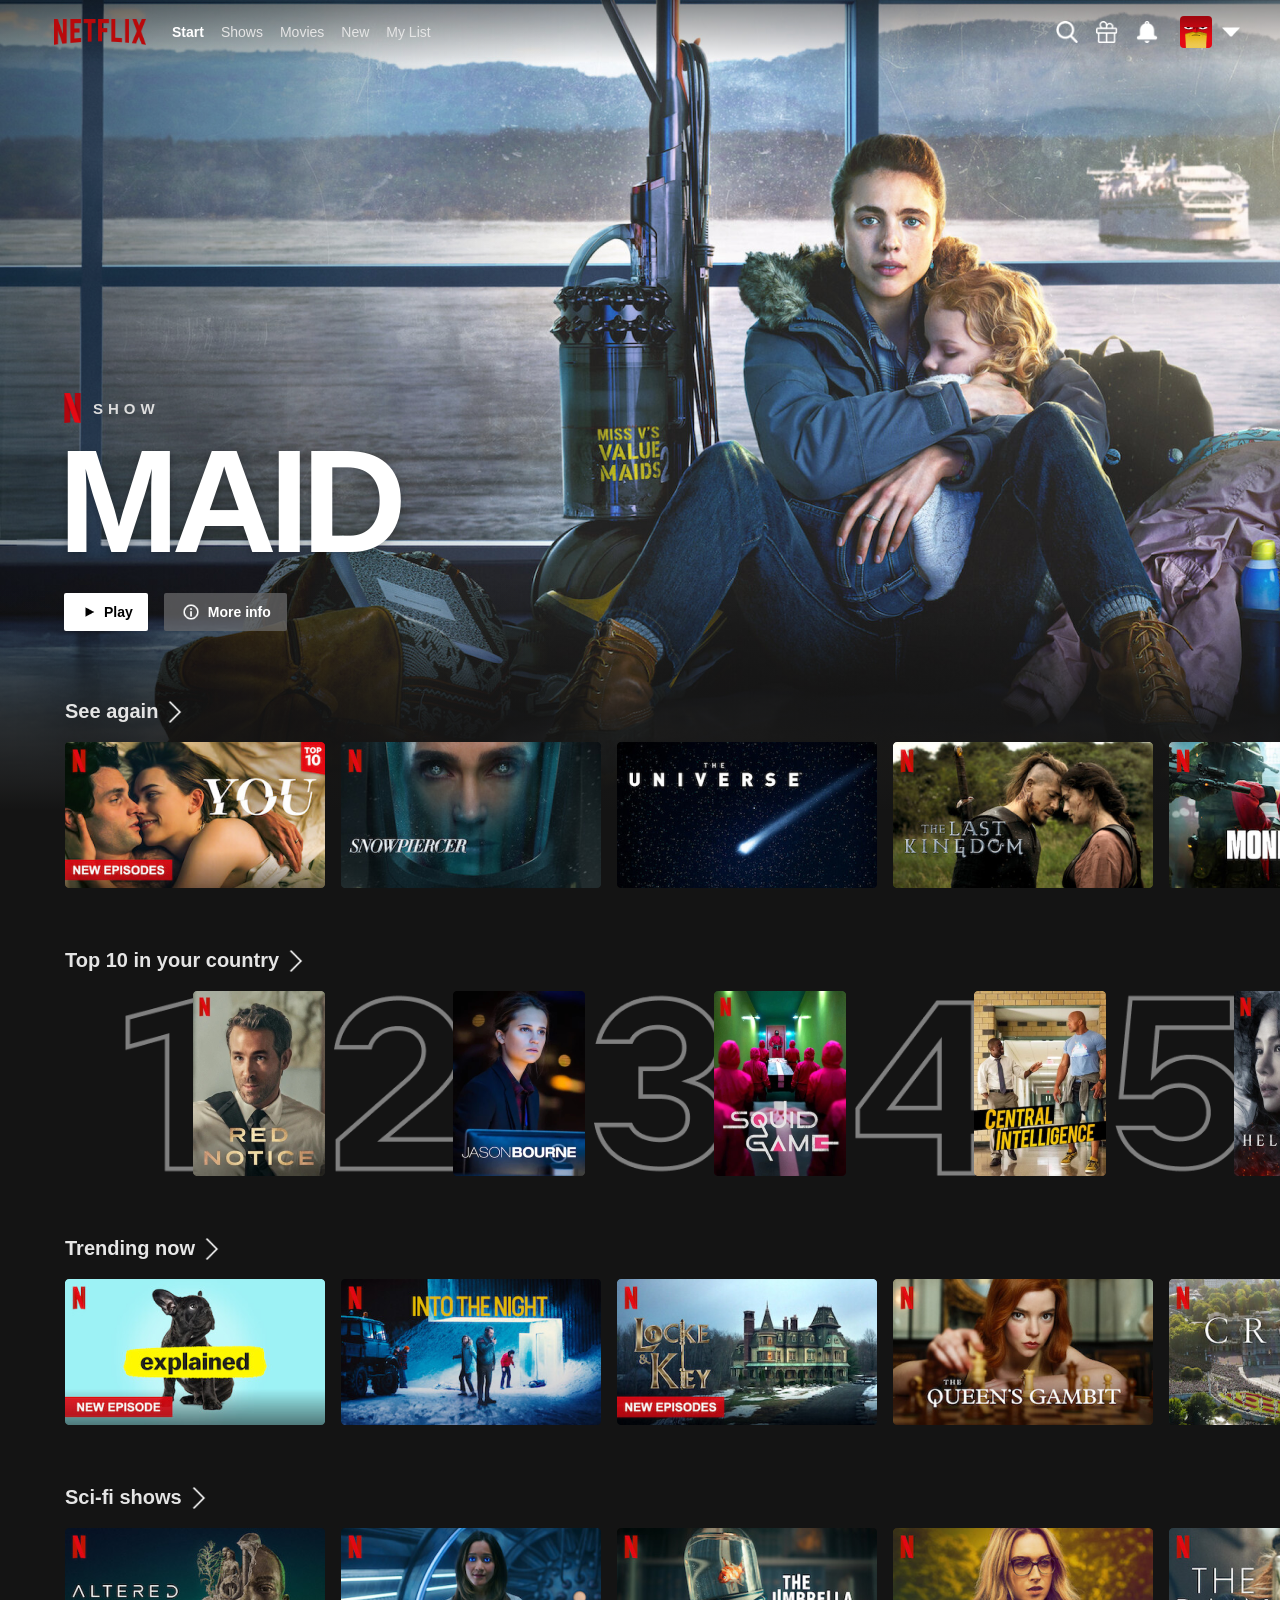
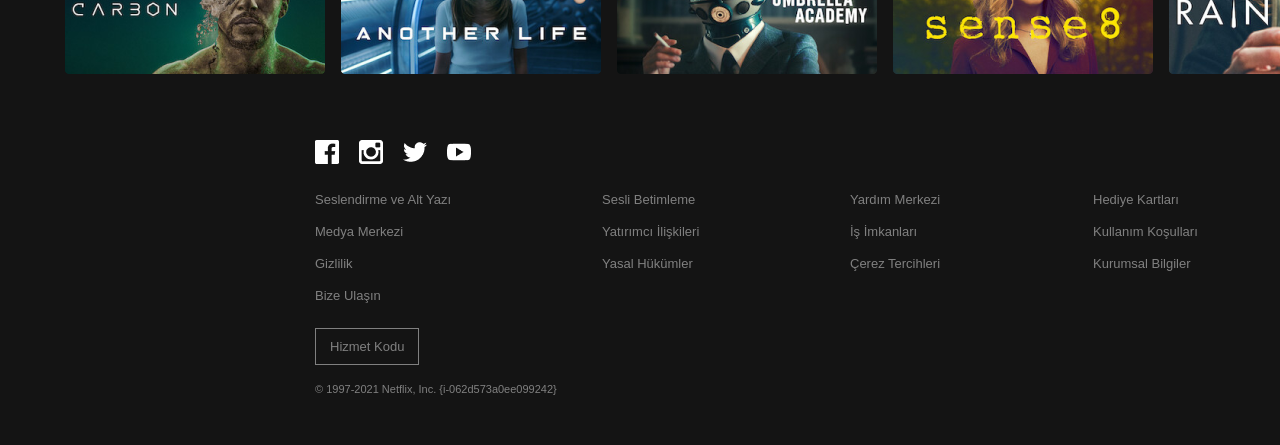
<file: netflix clone/index.html>
<!DOCTYPE html>
<html lang="en">
<head>
  <meta charset="UTF-8">
  <meta name="viewport" content="width=device-width, initial-scale=1.0">
  <title>Netflix Clone</title>
  <link rel="stylesheet" href="style.css">
</head>
<body>

  <!-- ===== HEADER ===== -->
  <header class="header">
    <div class="header-left">
      <img class="logo" src="NetflixLogoSvg.png" alt="Netflix">
      <nav class="nav">
        <a href="#" class="active">Start</a>
        <a href="#">Shows</a>
        <a href="#">Movies</a>
        <a href="#">New</a>
        <a href="#">My List</a>
      </nav>
    </div>
    <div class="header-right">
      <img src="Search.png" alt="Search">
      <img src="GiftBox.png" alt="Gift">
      <img src="NotificationBell.png" alt="Notifications">
      <div class="profile">
        <img src="ProfileIMG.png" alt="Profile">
        <img src="DownArrow.png" alt="Menu">
      </div>
    </div>
  </header>

  <!-- ===== HERO ===== -->
  <section class="hero">
    <div class="hero-content">
      <div class="hero-type">
        <img src="Netflix_Symbol_RGB 1.png" alt="N">
        <span>SHOW</span>
      </div>
      <h1 class="hero-title">MAID</h1>
      <div class="hero-buttons">
        <a href="#" class="btn btn-play"><img src="Play.png" alt="">Play</a>
        <a href="#" class="btn btn-info"><img src="Detail.png" alt="">More info</a>
      </div>
    </div>
    <img class="hero-add" src="Add.png" alt="Add">
  </section>

  <!-- ===== ROWS ===== -->
  <main class="rows">

    <section class="row row-first">
      <h2 class="row-title">See again <img src="ArrowRight.png" alt=""></h2>
      <div class="row-items">
        <img src="section 1.1.png" alt="You">
        <img src="section 1.2.png" alt="Snowpiercer">
        <img src="section 1.3.png" alt="The Universe">
        <img src="section 1.4.png" alt="The Last Kingdom">
        <img src="section 1.5.png" alt="Money Heist">
      </div>
    </section>

    <section class="row">
      <h2 class="row-title">Top 10 in your country <img src="ArrowRight.png" alt=""></h2>
      <div class="row-items top10">
        <div class="rank-item"><img class="rank" src="Rank - 01.png" alt="1"><img class="poster" src="section 2.1.png" alt="Red Notice"></div>
        <div class="rank-item"><img class="rank" src="Rank - 02.png" alt="2"><img class="poster" src="section 2.2.png" alt="Jason Bourne"></div>
        <div class="rank-item"><img class="rank" src="Rank - 03.png" alt="3"><img class="poster" src="section 2.3.png" alt="Squid Game"></div>
        <div class="rank-item"><img class="rank" src="Rank - 04.png" alt="4"><img class="poster" src="section 2.4.png" alt="Central Intelligence"></div>
        <div class="rank-item"><img class="rank" src="Rank - 05.png" alt="5"><img class="poster" src="section 2.5.png" alt="Hellbound"></div>
        <div class="rank-item"><img class="rank" src="Rank - 06.png" alt="6"></div>
      </div>
    </section>

    <section class="row">
      <h2 class="row-title">Trending now <img src="ArrowRight.png" alt=""></h2>
      <div class="row-items">
        <img src="section 3.1.png" alt="Explained">
        <img src="section 3.2.png" alt="Into the Night">
        <img src="section 3.3.png" alt="Locke &amp; Key">
        <img src="section 3.4.png" alt="The Queen's Gambit">
        <img src="section 3.5.png" alt="The Crown">
      </div>
    </section>

    <section class="row">
      <h2 class="row-title">Sci-fi shows <img src="ArrowRight.png" alt=""></h2>
      <div class="row-items">
        <img src="section 4.1.png" alt="Altered Carbon">
        <img src="section 4.2.png" alt="Another Life">
        <img src="section 4.3.png" alt="The Umbrella Academy">
        <img src="section 4.4.png" alt="Sense8">
        <img src="section 4.5.png" alt="The Rain">
      </div>
    </section>

  </main>

  <!-- ===== FOOTER ===== -->
  <footer class="footer">
    <div class="socials">
      <a href="#"><img src="facebook.png" alt="Facebook"></a>
      <a href="#"><img src="instagram.png" alt="Instagram"></a>
      <a href="#"><img src="twitter.png" alt="Twitter"></a>
      <a href="#"><img src="youtube.png" alt="YouTube"></a>
    </div>

    <ul class="footer-links">
      <li><a href="#">Seslendirme ve Alt Yazı</a></li>
      <li><a href="#">Sesli Betimleme</a></li>
      <li><a href="#">Yardım Merkezi</a></li>
      <li><a href="#">Hediye Kartları</a></li>
      <li><a href="#">Medya Merkezi</a></li>
      <li><a href="#">Yatırımcı İlişkileri</a></li>
      <li><a href="#">İş İmkanları</a></li>
      <li><a href="#">Kullanım Koşulları</a></li>
      <li><a href="#">Gizlilik</a></li>
      <li><a href="#">Yasal Hükümler</a></li>
      <li><a href="#">Çerez Tercihleri</a></li>
      <li><a href="#">Kurumsal Bilgiler</a></li>
      <li><a href="#">Bize Ulaşın</a></li>
    </ul>

    <a href="#" class="service-code">Hizmet Kodu</a>

    <p class="copyright">© 1997-2021 Netflix, Inc. {i-062d573a0ee099242}</p>
  </footer>

</body>
</html>
</file>
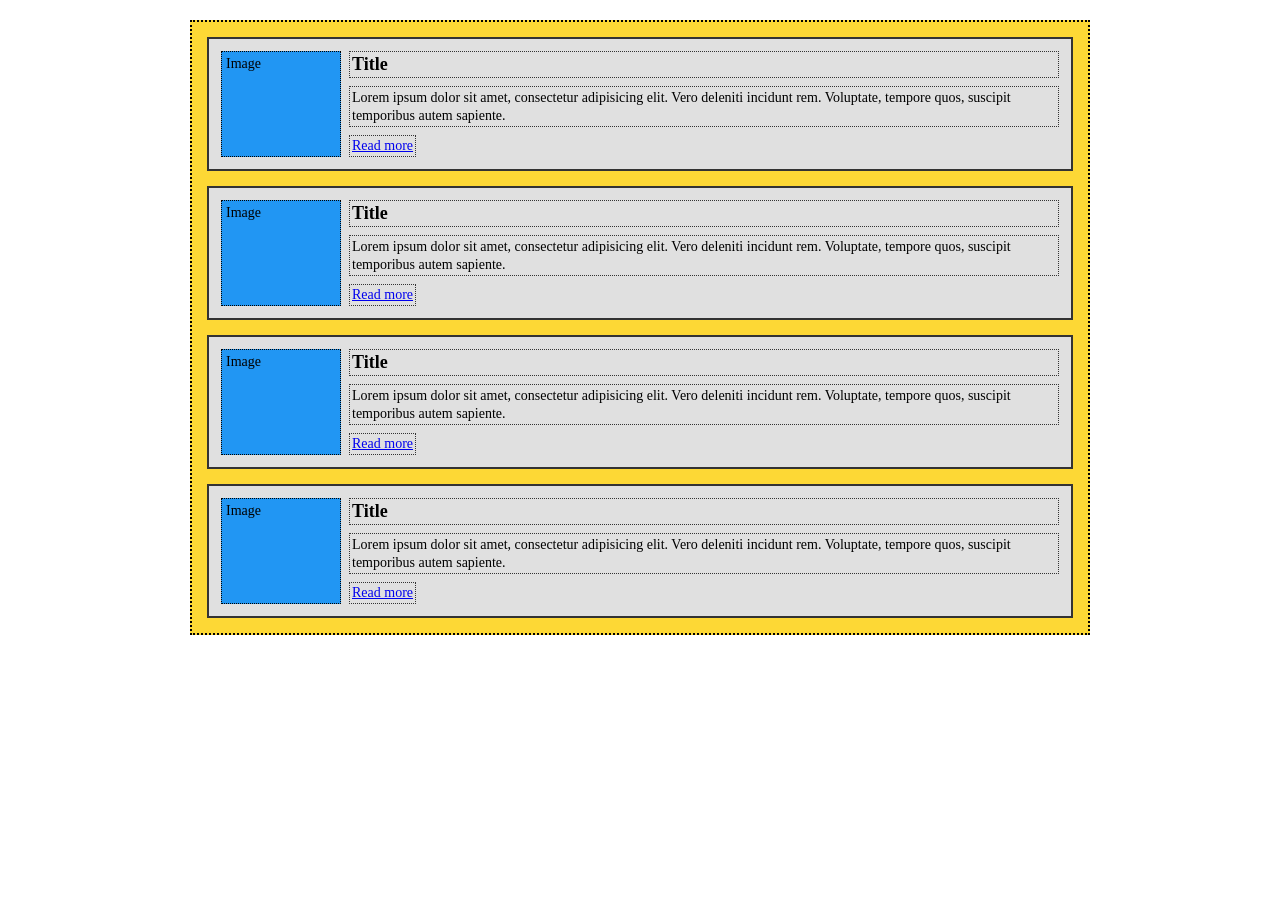
<file: cards.html>
<!DOCTYPE html>
<html lang="en">
<head>
  <meta charset="UTF-8">
  <meta name="viewport" content="width=device-width, initial-scale=1.0">
  <title>Responsive Card Layout</title>
  <style>
    * {
      box-sizing: border-box;
      margin: 0;
      padding: 0;
    }

    body {
      font-family: "Times New Roman", Times, serif;
      padding: 20px;
      background-color: #ffffff;
    }

    /* Main Yellow Container */
    .container {
      background-color: #fdd835; /* Yellow background */
      border: 2px dotted #000;
      padding: 15px;
      display: grid;
      grid-template-columns: 1fr; /* Default: 1 column (Mobile) */
      gap: 15px;
      max-width: 900px;
      margin: 0 auto;
    }

    /* Grey Card */
    .card {
      background-color: #e0e0e0; /* Light grey background */
      border: 2px solid #333;
      padding: 12px;
      display: flex;
      flex-direction: column;
      gap: 8px;
    }

    /* Blue Image Box */
    .card-image {
      background-color: #2196f3; /* Blue placeholder */
      border: 1px dotted #000;
      height: 110px;
      padding: 4px;
      font-size: 14px;
      color: #000;
    }

    /* Content Wrapper */
    .card-content {
      display: flex;
      flex-direction: column;
      gap: 8px;
      flex: 1;
    }

    /* Title */
    .card-title {
      border: 1px dotted #333;
      font-size: 18px;
      font-weight: bold;
      padding: 2px;
    }

    /* Paragraph Text */
    .card-text {
      border: 1px dotted #333;
      font-size: 14px;
      line-height: 1.25;
      padding: 2px;
    }

    /* Link */
    .card-link {
      border: 1px dotted #333;
      color: #0000ee;
      text-decoration: underline;
      font-size: 14px;
      padding: 2px;
       width: fit-content;
    }

    /* -------------------------------------------
       1. TABLET LAYOUT (2 Columns, Vertical Cards)
       ------------------------------------------- */
    @media (min-width: 550px) {
      .container {
        grid-template-columns: repeat(2, 1fr);
      }
    }

    /* -------------------------------------------
       2. DESKTOP LAYOUT (1 Column, Horizontal Cards)
       ------------------------------------------- */
    @media (min-width: 850px) {
      .container {
        grid-template-columns: 1fr;
      }

      .card {
        flex-direction: row; /* Align image and text side-by-side */
        align-items: stretch;
      }

      .card-image {
        width: 120px;
        height: auto;
        flex-shrink: 0;
      }
    }
  </style>
</head>
<body>

  <div class="container">
    <!-- Card 1 -->
    <div class="card">
      <div class="card-image">Image</div>
      <div class="card-content">
        <div class="card-title">Title</div>
        <p class="card-text">
          Lorem ipsum dolor sit amet, consectetur adipisicing elit. Vero deleniti incidunt rem. Voluptate, tempore quos, suscipit temporibus autem sapiente.
        </p>
        <a href="#" class="card-link">Read more</a>
      </div>
    </div>

    <!-- Card 2 -->
    <div class="card">
      <div class="card-image">Image</div>
      <div class="card-content">
        <div class="card-title">Title</div>
        <p class="card-text">
          Lorem ipsum dolor sit amet, consectetur adipisicing elit. Vero deleniti incidunt rem. Voluptate, tempore quos, suscipit temporibus autem sapiente.
        </p>
        <a href="#" class="card-link">Read more</a>
      </div>
    </div>

    <!-- Card 3 -->
    <div class="card">
      <div class="card-image">Image</div>
      <div class="card-content">
        <div class="card-title">Title</div>
        <p class="card-text">
          Lorem ipsum dolor sit amet, consectetur adipisicing elit. Vero deleniti incidunt rem. Voluptate, tempore quos, suscipit temporibus autem sapiente.
        </p>
        <a href="#" class="card-link">Read more</a>
      </div>
    </div>

    <!-- Card 4 -->
    <div class="card">
      <div class="card-image">Image</div>
      <div class="card-content">
        <div class="card-title">Title</div>
        <p class="card-text">
          Lorem ipsum dolor sit amet, consectetur adipisicing elit. Vero deleniti incidunt rem. Voluptate, tempore quos, suscipit temporibus autem sapiente.
        </p>
        <a href="#" class="card-link">Read more</a>
      </div>
    </div>
  </div>

</body>
</html>
</file>
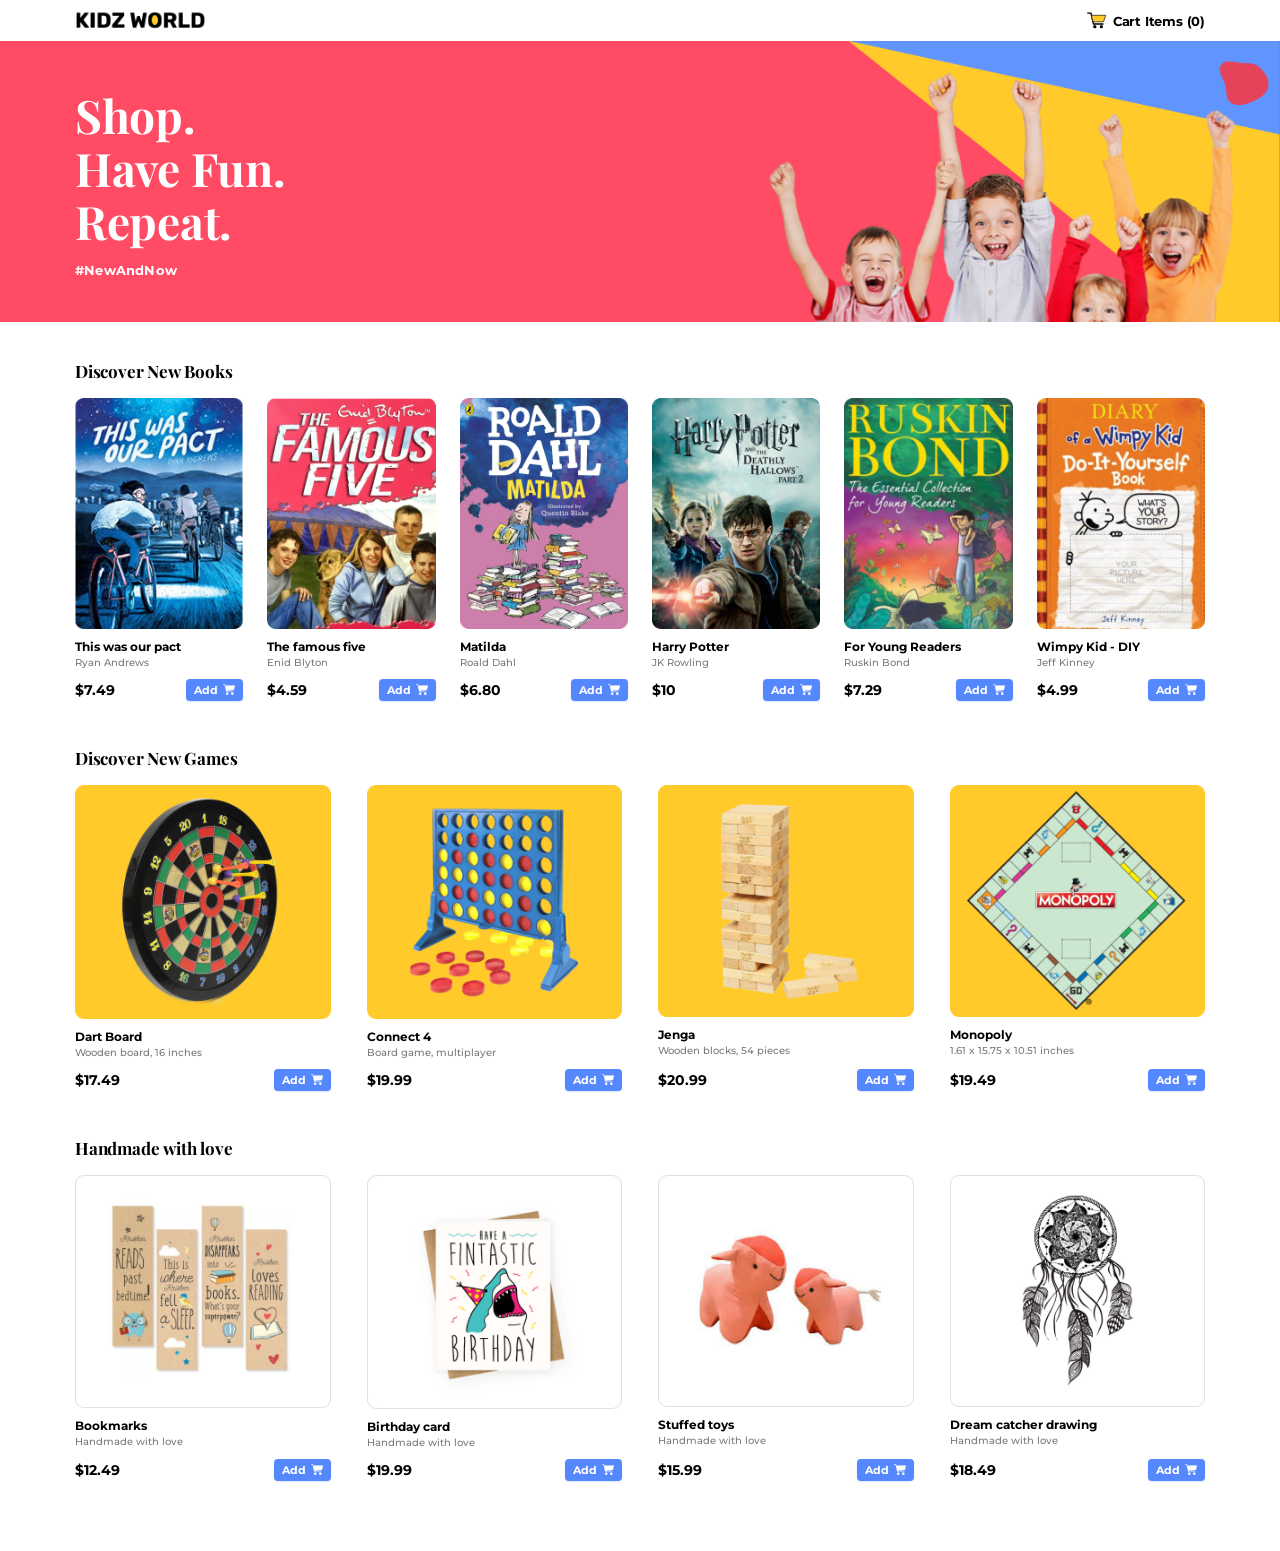
<file: kids website/kids.html>
<!DOCTYPE html>
<html lang="en">
<head>
  <meta charset="UTF-8">
  <meta name="viewport" content="width=device-width, initial-scale=1.0">
  <title>Kidz World</title>
  <!-- Google Fonts: Playfair Display for serif headings, Montserrat for clean sans-serif text -->
  <link rel="preconnect" href="https://fonts.googleapis.com">
  <link rel="preconnect" href="https://fonts.gstatic.com" crossorigin>
  <link href="https://fonts.googleapis.com/css2?family=Playfair+Display:wght@600;700;800&family=Montserrat:wght@400;500;600;700&display=swap" rel="stylesheet">
  <style>
    * {
      box-sizing: border-box;
      margin: 0;
      padding: 0;
    }

    body {
      font-family: 'Montserrat', -apple-system, BlinkMacSystemFont, "Segoe UI", Roboto, Helvetica, Arial, sans-serif;
      background-color: #ffffff;
      color: #000000;
      -webkit-font-smoothing: antialiased;
      -moz-osx-font-smoothing: grayscale;
    }

    /* -------------------------------------------
       1. HEADER NAVIGATION
       ------------------------------------------- */
    header {
      width: 100%;
      background-color: #ffffff;
      position: sticky;
      top: 0;
      z-index: 100;
      box-shadow: 0 1px 3px rgba(0, 0, 0, 0.04);
    }

    .header-container {
      max-width: 1200px;
      margin: 0 auto;
      padding: 8px 35px;
      display: flex;
      justify-content: space-between;
      align-items: center;
    }

    .logo-link {
      display: flex;
      align-items: center;
      text-decoration: none;
    }

    .logo-img {
      height: 25px;
      width: auto;
      display: block;
    }

    .cart-wrapper {
      display: flex;
      align-items: center;
      gap: 6px;
      cursor: pointer;
      user-select: none;
      transition: opacity 0.2s;
    }

    .cart-wrapper:hover {
      opacity: 0.85;
    }

    .header-cart-icon {
      width: 20px;
      height: 18px;
      display: block;
    }

    .cart-label {
      font-size: 13px;
      font-weight: 700;
      color: #000000;
      letter-spacing: -0.2px;
    }

    /* -------------------------------------------
       2. HERO BANNER
       ------------------------------------------- */
    .hero-banner {
      width: 100%;
      background-color: #ff4765;
      background-image: url('assets/kw-background.png');
      background-repeat: no-repeat;
      background-position: right top;
      background-size: cover;
      position: relative;
    }

    .hero-container {
      max-width: 1200px;
      margin: 0 auto;
      padding: 48px 35px 44px 35px;
      display: flex;
      align-items: center;
    }

    .hero-text {
      max-width: 450px;
    }

    .hero-title {
      font-family: 'Playfair Display', Georgia, serif;
      font-size: clamp(2rem, 3.6vw, 3.2rem);
      font-weight: 700;
      color: #ffffff;
      line-height: 1.15;
      letter-spacing: -0.3px;
      margin-bottom: 14px;
    }

    .hero-tag {
      font-family: 'Montserrat', sans-serif;
      font-size: 13px;
      font-weight: 700;
      color: #ffffff;
      letter-spacing: 0.2px;
    }

    /* -------------------------------------------
       3. MAIN CONTENT CONTAINER
       ------------------------------------------- */
    main {
      max-width: 1200px;
      margin: 0 auto;
      padding: 38px 35px 70px 35px;
      display: flex;
      flex-direction: column;
      gap: 46px;
    }

    .section-title {
      font-family: 'Playfair Display', Georgia, serif;
      font-size: 17px;
      font-weight: 700;
      color: #000000;
      margin-bottom: 16px;
      letter-spacing: -0.2px;
    }

    /* -------------------------------------------
       4. PRODUCT GRIDS
       ------------------------------------------- */
    /* Books Grid: 6 columns */
    .grid-books {
      display: grid;
      grid-template-columns: repeat(6, 1fr);
      gap: 24px;
    }

    /* Games & Handmade Grids: 4 columns */
    .grid-four {
      display: grid;
      grid-template-columns: repeat(4, 1fr);
      gap: 36px;
    }

    /* -------------------------------------------
       5. PRODUCT CARD
       ------------------------------------------- */
    .product-card {
      display: flex;
      flex-direction: column;
      background: transparent;
      transition: transform 0.2s ease;
    }

    .product-card:hover {
      transform: translateY(-2px);
    }

    .card-thumb {
      width: 100%;
      border-radius: 6px;
      overflow: hidden;
      margin-bottom: 10px;
      background-color: transparent;
      display: flex;
      align-items: center;
      justify-content: center;
    }

    .card-thumb img {
      width: 100%;
      height: auto;
      display: block;
      object-fit: contain;
    }

    .card-body {
      display: flex;
      flex-direction: column;
      flex-grow: 1;
    }

    .product-title {
      font-size: 12px;
      font-weight: 700;
      color: #000000;
      margin-bottom: 3px;
      line-height: 1.25;
      white-space: nowrap;
      overflow: hidden;
      text-overflow: ellipsis;
    }

    .product-subtitle {
      font-size: 10px;
      font-weight: 500;
      color: #7b7b7b;
      margin-bottom: 10px;
      line-height: 1.2;
      white-space: nowrap;
      overflow: hidden;
      text-overflow: ellipsis;
    }

    .card-footer {
      display: flex;
      align-items: center;
      justify-content: space-between;
      margin-top: auto;
    }

    .product-price {
      font-size: 13.5px;
      font-weight: 700;
      color: #000000;
    }

    /* Add to Cart Button */
    .btn-add {
      display: inline-flex;
      align-items: center;
      justify-content: center;
      gap: 5px;
      background-color: #5587ff;
      color: #ffffff;
      border: none;
      outline: none;
      padding: 4px 8px;
      border-radius: 4px;
      font-family: 'Montserrat', sans-serif;
      font-size: 11px;
      font-weight: 700;
      cursor: pointer;
      transition: background-color 0.15s ease, transform 0.1s ease;
      box-shadow: 0 1px 2px rgba(85, 135, 255, 0.2);
    }

    .btn-add:hover {
      background-color: #4275f0;
    }

    .btn-add:active {
      transform: scale(0.96);
    }

    .btn-cart-icon {
      height: 11px;
      width: auto;
      display: block;
    }

    /* -------------------------------------------
       6. RESPONSIVE BREAKPOINTS
       ------------------------------------------- */
    @media (max-width: 992px) {
      .grid-books {
        grid-template-columns: repeat(3, 1fr);
        gap: 20px;
      }
      .grid-four {
        grid-template-columns: repeat(2, 1fr);
        gap: 24px;
      }
      .hero-container {
        padding: 40px 25px;
      }
      main {
        padding: 30px 25px 60px 25px;
        gap: 40px;
      }
    }

    @media (max-width: 600px) {
      .header-container {
        padding: 8px 15px;
      }
      .logo-img {
        height: 22px;
      }
      .cart-label {
        font-size: 12px;
      }
      .hero-container {
        padding: 32px 15px;
      }
      .hero-title {
        font-size: 1.8rem;
      }
      .hero-banner {
        background-position: 75% top;
      }
      main {
        padding: 25px 15px 50px 15px;
        gap: 32px;
      }
      .grid-books {
        grid-template-columns: repeat(2, 1fr);
        gap: 16px;
      }
      .grid-four {
        grid-template-columns: repeat(2, 1fr);
        gap: 16px;
      }
    }
  </style>
</head>
<body>

  <!-- ==================== HEADER ==================== -->
  <header>
    <div class="header-container">
      <a href="#" class="logo-link">
        <img src="assets/kw-logo.png" alt="Kidz World" class="logo-img">
      </a>
      <div class="cart-wrapper" id="cart-btn" title="View Cart">
        <!-- Exact Cart Icon with Yellow basket, black handle & black wheels -->
        <svg class="header-cart-icon" viewBox="0 0 36 33" fill="none" xmlns="http://www.w3.org/2000/svg">
          <!-- Black handle & chassis -->
          <path d="M1 2H7L11.5 22H29" stroke="#000000" stroke-width="2.5" stroke-linecap="round" stroke-linejoin="round"/>
          <!-- Yellow basket -->
          <polygon points="7.5,6 34,6 30,18 10.5,18" fill="#ffcb2a" stroke="#000000" stroke-width="1.2" stroke-linejoin="round"/>
          <!-- Black wheels -->
          <circle cx="14" cy="27" r="3" fill="#000000"/>
          <circle cx="26" cy="27" r="3" fill="#000000"/>
        </svg>
        <span class="cart-label">Cart Items (<span id="cart-count">0</span>)</span>
      </div>
    </div>
  </header>

  <!-- ==================== HERO BANNER ==================== -->
  <section class="hero-banner">
    <div class="hero-container">
      <div class="hero-text">
        <h1 class="hero-title">
          Shop.<br>
          Have Fun.<br>
          Repeat.
        </h1>
        <p class="hero-tag">#NewAndNow</p>
      </div>
    </div>
  </section>

  <!-- ==================== MAIN CONTENT ==================== -->
  <main>

    <!-- SECTION 1: BOOKS -->
    <section>
      <h2 class="section-title">Discover New Books</h2>
      <div class="grid-books">

        <!-- Book 1 -->
        <div class="product-card">
          <div class="card-thumb">
            <img src="assets/book1.png" alt="This was our pact">
          </div>
          <div class="card-body">
            <h3 class="product-title">This was our pact</h3>
            <p class="product-subtitle">Ryan Andrews</p>
            <div class="card-footer">
              <span class="product-price">$7.49</span>
              <button class="btn-add" data-title="This was our pact" data-price="7.49">
                Add <img src="assets/cart-icon-white.png" alt="" class="btn-cart-icon">
              </button>
            </div>
          </div>
        </div>

        <!-- Book 2 -->
        <div class="product-card">
          <div class="card-thumb">
            <img src="assets/book2.png" alt="The famous five">
          </div>
          <div class="card-body">
            <h3 class="product-title">The famous five</h3>
            <p class="product-subtitle">Enid Blyton</p>
            <div class="card-footer">
              <span class="product-price">$4.59</span>
              <button class="btn-add" data-title="The famous five" data-price="4.59">
                Add <img src="assets/cart-icon-white.png" alt="" class="btn-cart-icon">
              </button>
            </div>
          </div>
        </div>

        <!-- Book 3 -->
        <div class="product-card">
          <div class="card-thumb">
            <img src="assets/book3.png" alt="Matilda">
          </div>
          <div class="card-body">
            <h3 class="product-title">Matilda</h3>
            <p class="product-subtitle">Roald Dahl</p>
            <div class="card-footer">
              <span class="product-price">$6.80</span>
              <button class="btn-add" data-title="Matilda" data-price="6.80">
                Add <img src="assets/cart-icon-white.png" alt="" class="btn-cart-icon">
              </button>
            </div>
          </div>
        </div>

        <!-- Book 4 -->
        <div class="product-card">
          <div class="card-thumb">
            <img src="assets/book4.png" alt="Harry Potter">
          </div>
          <div class="card-body">
            <h3 class="product-title">Harry Potter</h3>
            <p class="product-subtitle">JK Rowling</p>
            <div class="card-footer">
              <span class="product-price">$10</span>
              <button class="btn-add" data-title="Harry Potter" data-price="10.00">
                Add <img src="assets/cart-icon-white.png" alt="" class="btn-cart-icon">
              </button>
            </div>
          </div>
        </div>

        <!-- Book 5 -->
        <div class="product-card">
          <div class="card-thumb">
            <img src="assets/book5.png" alt="For Young Readers">
          </div>
          <div class="card-body">
            <h3 class="product-title">For Young Readers</h3>
            <p class="product-subtitle">Ruskin Bond</p>
            <div class="card-footer">
              <span class="product-price">$7.29</span>
              <button class="btn-add" data-title="For Young Readers" data-price="7.29">
                Add <img src="assets/cart-icon-white.png" alt="" class="btn-cart-icon">
              </button>
            </div>
          </div>
        </div>

        <!-- Book 6 -->
        <div class="product-card">
          <div class="card-thumb">
            <img src="assets/book6.png" alt="Wimpy Kid - DIY">
          </div>
          <div class="card-body">
            <h3 class="product-title">Wimpy Kid - DIY</h3>
            <p class="product-subtitle">Jeff Kinney</p>
            <div class="card-footer">
              <span class="product-price">$4.99</span>
              <button class="btn-add" data-title="Wimpy Kid - DIY" data-price="4.99">
                Add <img src="assets/cart-icon-white.png" alt="" class="btn-cart-icon">
              </button>
            </div>
          </div>
        </div>

      </div>
    </section>

    <!-- SECTION 2: GAMES -->
    <section>
      <h2 class="section-title">Discover New Games</h2>
      <div class="grid-four">

        <!-- Game 1 -->
        <div class="product-card">
          <div class="card-thumb">
            <img src="assets/dart-board.png" alt="Dart Board">
          </div>
          <div class="card-body">
            <h3 class="product-title">Dart Board</h3>
            <p class="product-subtitle">Wooden board, 16 inches</p>
            <div class="card-footer">
              <span class="product-price">$17.49</span>
              <button class="btn-add" data-title="Dart Board" data-price="17.49">
                Add <img src="assets/cart-icon-white.png" alt="" class="btn-cart-icon">
              </button>
            </div>
          </div>
        </div>

        <!-- Game 2 -->
        <div class="product-card">
          <div class="card-thumb">
            <img src="assets/connect-four.png" alt="Connect 4">
          </div>
          <div class="card-body">
            <h3 class="product-title">Connect 4</h3>
            <p class="product-subtitle">Board game, multiplayer</p>
            <div class="card-footer">
              <span class="product-price">$19.99</span>
              <button class="btn-add" data-title="Connect 4" data-price="19.99">
                Add <img src="assets/cart-icon-white.png" alt="" class="btn-cart-icon">
              </button>
            </div>
          </div>
        </div>

        <!-- Game 3 -->
        <div class="product-card">
          <div class="card-thumb">
            <img src="assets/jenga.png" alt="Jenga">
          </div>
          <div class="card-body">
            <h3 class="product-title">Jenga</h3>
            <p class="product-subtitle">Wooden blocks, 54 pieces</p>
            <div class="card-footer">
              <span class="product-price">$20.99</span>
              <button class="btn-add" data-title="Jenga" data-price="20.99">
                Add <img src="assets/cart-icon-white.png" alt="" class="btn-cart-icon">
              </button>
            </div>
          </div>
        </div>

        <!-- Game 4 -->
        <div class="product-card">
          <div class="card-thumb">
            <img src="assets/monopoly.png" alt="Monopoly">
          </div>
          <div class="card-body">
            <h3 class="product-title">Monopoly</h3>
            <p class="product-subtitle">1.61 x 15.75 x 10.51 inches</p>
            <div class="card-footer">
              <span class="product-price">$19.49</span>
              <button class="btn-add" data-title="Monopoly" data-price="19.49">
                Add <img src="assets/cart-icon-white.png" alt="" class="btn-cart-icon">
              </button>
            </div>
          </div>
        </div>

      </div>
    </section>

    <!-- SECTION 3: HANDMADE -->
    <section>
      <h2 class="section-title">Handmade with love</h2>
      <div class="grid-four">

        <!-- Handmade 1 -->
        <div class="product-card">
          <div class="card-thumb">
            <img src="assets/bookmarks.png" alt="Bookmarks">
          </div>
          <div class="card-body">
            <h3 class="product-title">Bookmarks</h3>
            <p class="product-subtitle">Handmade with love</p>
            <div class="card-footer">
              <span class="product-price">$12.49</span>
              <button class="btn-add" data-title="Bookmarks" data-price="12.49">
                Add <img src="assets/cart-icon-white.png" alt="" class="btn-cart-icon">
              </button>
            </div>
          </div>
        </div>

        <!-- Handmade 2 -->
        <div class="product-card">
          <div class="card-thumb">
            <img src="assets/birthday-card.png" alt="Birthday card">
          </div>
          <div class="card-body">
            <h3 class="product-title">Birthday card</h3>
            <p class="product-subtitle">Handmade with love</p>
            <div class="card-footer">
              <span class="product-price">$19.99</span>
              <button class="btn-add" data-title="Birthday card" data-price="19.99">
                Add <img src="assets/cart-icon-white.png" alt="" class="btn-cart-icon">
              </button>
            </div>
          </div>
        </div>

        <!-- Handmade 3 -->
        <div class="product-card">
          <div class="card-thumb">
            <img src="assets/stuffed-toy.png" alt="Stuffed toys">
          </div>
          <div class="card-body">
            <h3 class="product-title">Stuffed toys</h3>
            <p class="product-subtitle">Handmade with love</p>
            <div class="card-footer">
              <span class="product-price">$15.99</span>
              <button class="btn-add" data-title="Stuffed toys" data-price="15.99">
                Add <img src="assets/cart-icon-white.png" alt="" class="btn-cart-icon">
              </button>
            </div>
          </div>
        </div>

        <!-- Handmade 4 -->
        <div class="product-card">
          <div class="card-thumb">
            <img src="assets/dream-catcher.png" alt="Dream catcher drawing">
          </div>
          <div class="card-body">
            <h3 class="product-title">Dream catcher drawing</h3>
            <p class="product-subtitle">Handmade with love</p>
            <div class="card-footer">
              <span class="product-price">$18.49</span>
              <button class="btn-add" data-title="Dream catcher drawing" data-price="18.49">
                Add <img src="assets/cart-icon-white.png" alt="" class="btn-cart-icon">
              </button>
            </div>
          </div>
        </div>

      </div>
    </section>

  </main>

  <!-- ==================== JAVASCRIPT ==================== -->
  <script>
    let cartCount = 0;
    const cartCountEl = document.getElementById('cart-count');
    const addButtons = document.querySelectorAll('.btn-add');

    addButtons.forEach(button => {
      button.addEventListener('click', () => {
        cartCount++;
        cartCountEl.textContent = cartCount;

        // Subtle click feedback animation
        const originalBg = button.style.backgroundColor;
        button.style.backgroundColor = '#38b000';
        setTimeout(() => {
          button.style.backgroundColor = originalBg || '#5587ff';
        }, 300);
      });
    });
  </script>
</body>
</html>
</file>
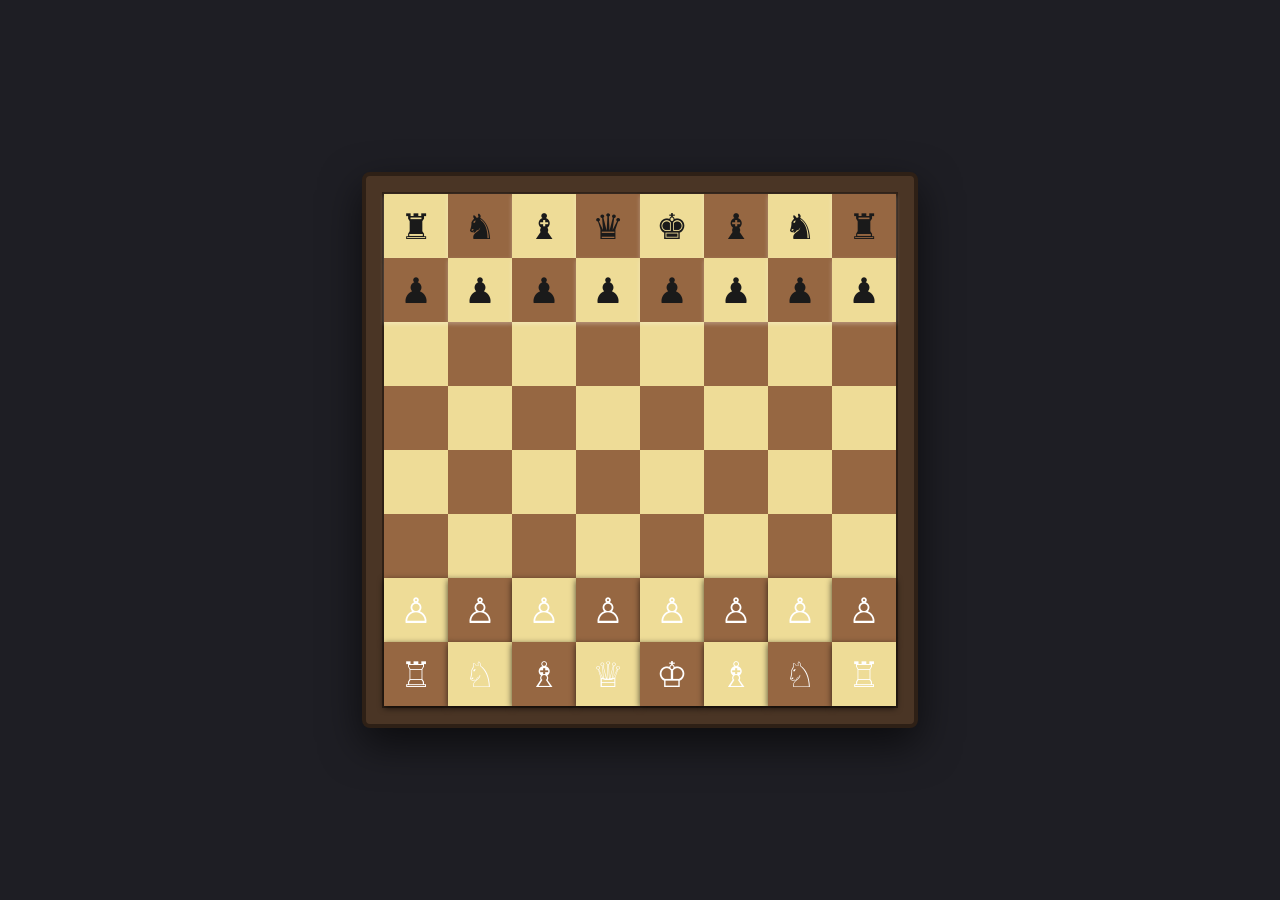
<file: netflix clone/grid.html>
<!DOCTYPE html>
<html lang="en">
<head>
  <meta charset="UTF-8">
  <meta name="viewport" content="width=device-width, initial-scale=1.0">
  <title>Chess Board</title>
  <style>
    * {
      box-sizing: border-box;
      margin: 0;
      padding: 0;
    }

    body {
      min-height: 100vh;
      background: #1e1e24;
      display: flex;
      flex-direction: column;
      align-items: center;
      justify-content: center;
      font-family: system-ui, -apple-system, BlinkMacSystemFont, 'Segoe UI', Roboto, sans-serif;
      color: #f3f4f6;
      gap: 1.5rem;
    }

    h1 {
      font-size: 2rem;
      letter-spacing: 2px;
      text-transform: uppercase;
    }

    /* Board Frame */
    .board-wrapper {
      padding: 16px;
      background: #4a3525;
      border-radius: 8px;
      box-shadow: 0 16px 40px rgba(0, 0, 0, 0.6);
      border: 4px solid #2e2016;
    }

    /* 8x8 Chess Grid Container */
    .container {
      display: grid;
      grid-template-columns: repeat(8, 64px);
      grid-template-rows: repeat(8, 64px);
      border: 2px solid #2e2016;
    }

    /* Square base styling */
    .square {
      display: flex;
      align-items: center;
      justify-content: center;
      font-size: 2.2rem;
      user-select: none;
      cursor: pointer;
      transition: filter 0.15s ease, transform 0.15s ease;
    }

    .square:hover {
      filter: brightness(1.15);
      z-index: 1;
    }

    /* Alternating Light and Dark squares */
    .light {
      background-color: #eedc97;
    }

    .dark {
      background-color: #966742;
    }

    /* Piece Colors */
    .white-piece {
      color: #ffffff;
      filter: drop-shadow(0 2px 3px rgba(0, 0, 0, 0.7));
    }

    .black-piece {
      color: #1a1a1a;
      filter: drop-shadow(0 2px 2px rgba(255, 255, 255, 0.3));
    }

    /* Responsive scaling for smaller screens */
    @media (max-width: 600px) {
      .container {
        grid-template-columns: repeat(8, 11vw);
        grid-template-rows: repeat(8, 11vw);
      }
      .square {
        font-size: 1.5rem;
      }
    }
  </style>
</head>
<body>

  <div class="board-wrapper">
    <div class="container">
      <!-- Row 8 (Black Major Pieces) -->
      <div class="square light black-piece">&#9820;</div>
      <div class="square dark black-piece">&#9822;</div>
      <div class="square light black-piece">&#9821;</div>
      <div class="square dark black-piece">&#9819;</div>
      <div class="square light black-piece">&#9818;</div>
      <div class="square dark black-piece">&#9821;</div>
      <div class="square light black-piece">&#9822;</div>
      <div class="square dark black-piece">&#9820;</div>

      <!-- Row 7 (Black Pawns) -->
      <div class="square dark black-piece">&#9823;</div>
      <div class="square light black-piece">&#9823;</div>
      <div class="square dark black-piece">&#9823;</div>
      <div class="square light black-piece">&#9823;</div>
      <div class="square dark black-piece">&#9823;</div>
      <div class="square light black-piece">&#9823;</div>
      <div class="square dark black-piece">&#9823;</div>
      <div class="square light black-piece">&#9823;</div>

      <!-- Row 6 (Empty) -->
      <div class="square light"></div>
      <div class="square dark"></div>
      <div class="square light"></div>
      <div class="square dark"></div>
      <div class="square light"></div>
      <div class="square dark"></div>
      <div class="square light"></div>
      <div class="square dark"></div>

      <!-- Row 5 (Empty) -->
      <div class="square dark"></div>
      <div class="square light"></div>
      <div class="square dark"></div>
      <div class="square light"></div>
      <div class="square dark"></div>
      <div class="square light"></div>
      <div class="square dark"></div>
      <div class="square light"></div>

      <!-- Row 4 (Empty) -->
      <div class="square light"></div>
      <div class="square dark"></div>
      <div class="square light"></div>
      <div class="square dark"></div>
      <div class="square light"></div>
      <div class="square dark"></div>
      <div class="square light"></div>
      <div class="square dark"></div>

      <!-- Row 3 (Empty) -->
      <div class="square dark"></div>
      <div class="square light"></div>
      <div class="square dark"></div>
      <div class="square light"></div>
      <div class="square dark"></div>
      <div class="square light"></div>
      <div class="square dark"></div>
      <div class="square light"></div>

      <!-- Row 2 (White Pawns) -->
      <div class="square light white-piece">&#9817;</div>
      <div class="square dark white-piece">&#9817;</div>
      <div class="square light white-piece">&#9817;</div>
      <div class="square dark white-piece">&#9817;</div>
      <div class="square light white-piece">&#9817;</div>
      <div class="square dark white-piece">&#9817;</div>
      <div class="square light white-piece">&#9817;</div>
      <div class="square dark white-piece">&#9817;</div>

      <!-- Row 1 (White Major Pieces) -->
      <div class="square dark white-piece">&#9814;</div>
      <div class="square light white-piece">&#9816;</div>
      <div class="square dark white-piece">&#9815;</div>
      <div class="square light white-piece">&#9813;</div>
      <div class="square dark white-piece">&#9812;</div>
      <div class="square light white-piece">&#9815;</div>
      <div class="square dark white-piece">&#9816;</div>
      <div class="square light white-piece">&#9814;</div>
    </div>
  </div>
</body>
</html>
</file>
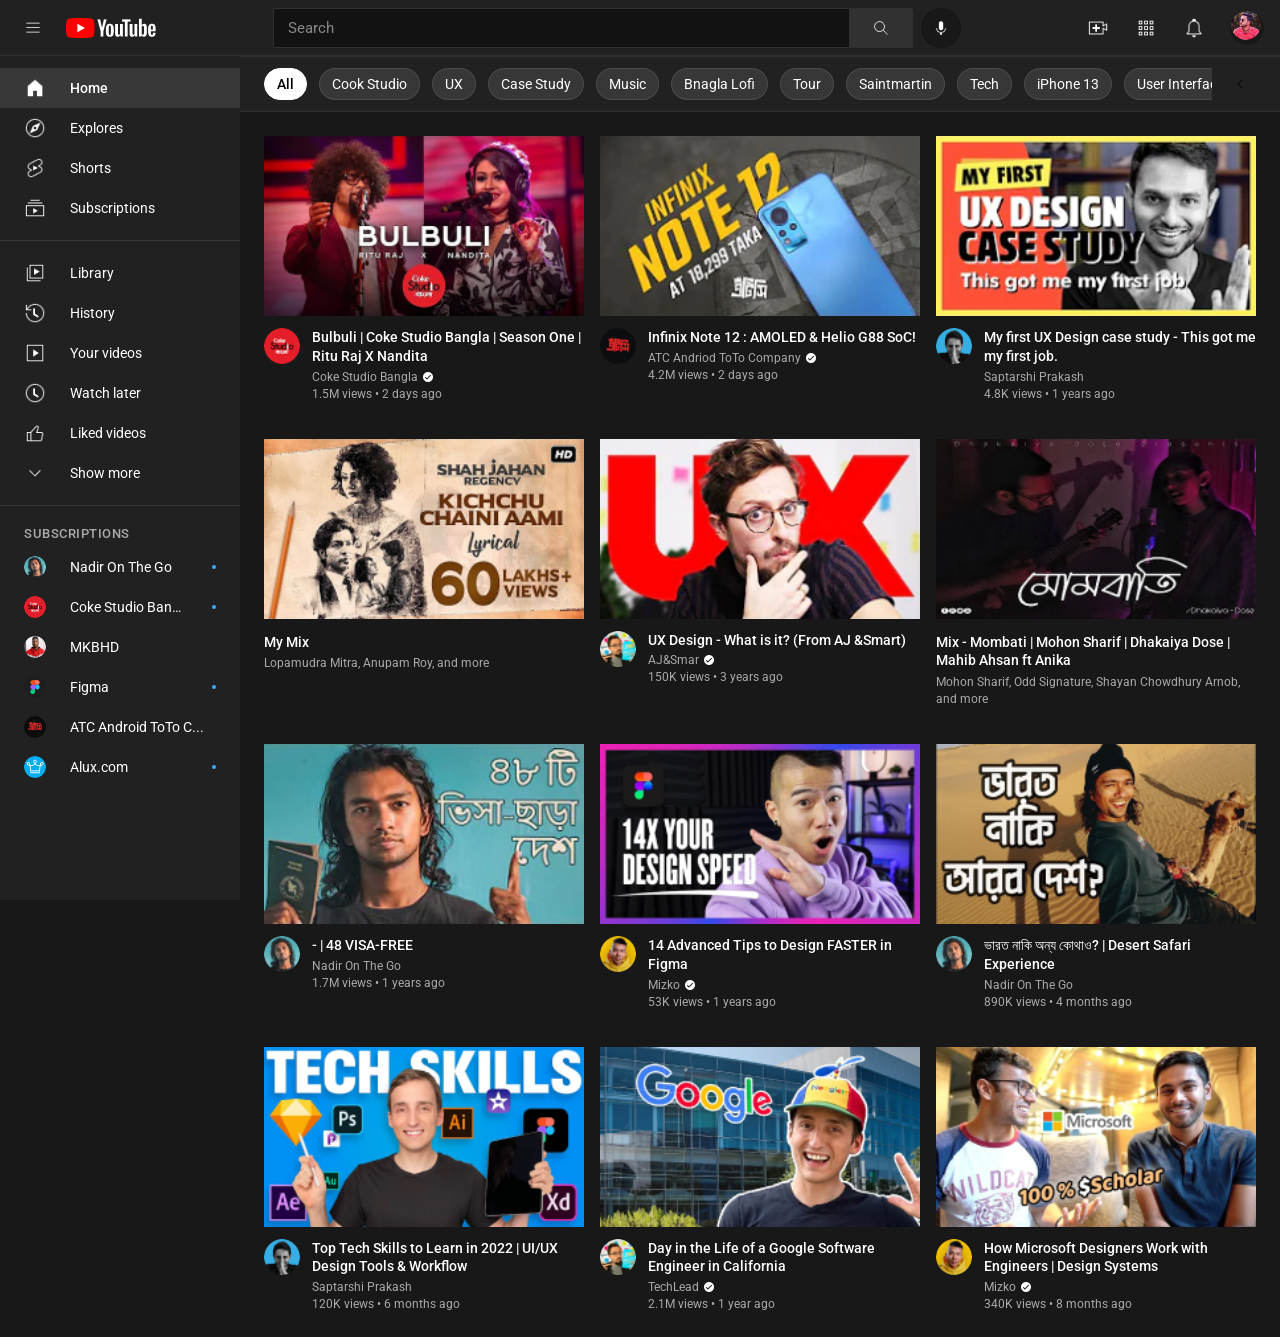
<file: youtube clone/youtube.html>
<!DOCTYPE html>
<html lang="en">
<head>
  <meta charset="UTF-8">
  <meta name="viewport" content="width=device-width, initial-scale=1.0">
  <title>YouTube</title>
  <!-- Google Font: Roboto -->
  <link rel="preconnect" href="https://fonts.googleapis.com">
  <link rel="preconnect" href="https://fonts.gstatic.com" crossorigin>
  <link href="https://fonts.googleapis.com/css2?family=Roboto:wght@400;500;700&display=swap" rel="stylesheet">
  <style>
    * {
      box-sizing: border-box;
      margin: 0;
      padding: 0;
    }

    body {
      font-family: 'Roboto', Arial, sans-serif;
      background-color: #181818;
      color: #ffffff;
      overflow-x: hidden;
      -webkit-font-smoothing: antialiased;
    }

    /* Scrollbar styling */
    ::-webkit-scrollbar {
      width: 8px;
      height: 8px;
    }
    ::-webkit-scrollbar-track {
      background: transparent;
    }
    ::-webkit-scrollbar-thumb {
      background: #717171;
      border-radius: 4px;
    }
    ::-webkit-scrollbar-thumb:hover {
      background: #888888;
    }

    /* -------------------------------------------
       TOP NAVIGATION BAR
       ------------------------------------------- */
    header {
      position: fixed;
      top: 0;
      left: 0;
      right: 0;
      height: 56px;
      background-color: #212121;
      display: flex;
      justify-content: space-between;
      align-items: center;
      padding: 0 16px;
      z-index: 1000;
      border-bottom: 1px solid rgba(255, 255, 255, 0.08);
    }

    .nav-left {
      display: flex;
      align-items: center;
      gap: 16px;
    }

    .icon-btn {
      background: transparent;
      border: none;
      cursor: pointer;
      display: flex;
      align-items: center;
      justify-content: center;
      padding: 8px;
      border-radius: 50%;
      transition: background-color 0.2s;
    }

    .icon-btn:hover {
      background-color: rgba(255, 255, 255, 0.1);
    }

    .hamburger-icon {
      width: 18px;
      height: 18px;
      object-fit: contain;
    }

    .logo-link {
      display: flex;
      align-items: center;
      text-decoration: none;
    }

    .logo-img {
      height: 20px;
      width: auto;
    }

    /* Search Section */
    .nav-center {
      display: flex;
      align-items: center;
      gap: 8px;
      flex: 0 1 728px;
      justify-content: center;
      margin: 0 20px;
    }

    .search-box-wrapper {
      display: flex;
      align-items: center;
      flex: 1;
      max-width: 640px;
      height: 40px;
    }

    .search-input {
      flex: 1;
      height: 100%;
      background-color: #121212;
      border: 1px solid #303030;
      border-right: none;
      border-radius: 2px 0 0 2px;
      padding: 0 14px;
      color: #ffffff;
      font-size: 16px;
      outline: none;
      font-family: inherit;
    }

    .search-input:focus {
      border-color: #1c62b9;
    }

    .search-input::placeholder {
      color: #888888;
      font-size: 15px;
    }

    .search-btn {
      width: 64px;
      height: 100%;
      background-color: #313131;
      border: 1px solid #303030;
      border-radius: 0 2px 2px 0;
      cursor: pointer;
      display: flex;
      align-items: center;
      justify-content: center;
      transition: background-color 0.2s;
    }

    .search-btn:hover {
      background-color: #3d3d3d;
    }

    .search-btn img {
      width: 18px;
      height: 18px;
      opacity: 0.9;
    }

    .mic-btn {
      width: 40px;
      height: 40px;
      background-color: #181818;
      border: none;
      border-radius: 50%;
      cursor: pointer;
      display: flex;
      align-items: center;
      justify-content: center;
      transition: background-color 0.2s;
    }

    .mic-btn:hover {
      background-color: #303030;
    }

    .mic-btn img {
      width: 18px;
      height: 18px;
    }

    /* Right Icons */
    .nav-right {
      display: flex;
      align-items: center;
      gap: 8px;
    }

    .nav-right-btn {
      width: 40px;
      height: 40px;
      border-radius: 50%;
      display: flex;
      align-items: center;
      justify-content: center;
      cursor: pointer;
      background: transparent;
      border: none;
      transition: background-color 0.2s;
    }

    .nav-right-btn:hover {
      background-color: rgba(255, 255, 255, 0.1);
    }

    .nav-right-btn img {
      width: 22px;
      height: 22px;
      object-fit: contain;
    }

    .user-profile-btn {
      padding: 0;
      margin-left: 8px;
      width: 34px;
      height: 34px;
      border-radius: 50%;
      overflow: hidden;
      cursor: pointer;
      border: none;
      background: none;
    }

    .user-avatar {
      width: 100%;
      height: 100%;
      object-fit: cover;
      border-radius: 50%;
    }

    /* -------------------------------------------
       LAYOUT: SIDEBAR + MAIN CONTENT
       ------------------------------------------- */
    .app-layout {
      display: flex;
      margin-top: 56px;
      min-height: calc(100vh - 56px);
    }

    /* -------------------------------------------
       LEFT SIDEBAR
       ------------------------------------------- */
    aside.sidebar {
      width: 240px;
      background-color: #212121;
      height: calc(100vh - 56px);
      position: fixed;
      top: 56px;
      left: 0;
      overflow-y: auto;
      padding-top: 12px;
      padding-bottom: 20px;
      z-index: 900;
    }

    aside.sidebar::-webkit-scrollbar {
      width: 6px;
    }
    aside.sidebar:hover::-webkit-scrollbar-thumb {
      background: #717171;
    }

    .sidebar-section {
      padding-bottom: 12px;
      border-bottom: 1px solid #383838;
      margin-bottom: 12px;
    }

    .sidebar-item {
      display: flex;
      align-items: center;
      padding: 0 24px;
      height: 40px;
      text-decoration: none;
      color: #ffffff;
      font-size: 14px;
      gap: 24px;
      cursor: pointer;
      transition: background-color 0.15s;
      position: relative;
    }

    .sidebar-item:hover {
      background-color: #383838;
    }

    .sidebar-item.active {
      background-color: #383838;
      font-weight: 500;
    }

    .sidebar-icon {
      width: 22px;
      height: 22px;
      object-fit: contain;
      flex-shrink: 0;
    }

    .sidebar-text {
      flex: 1;
      white-space: nowrap;
      overflow: hidden;
      text-overflow: ellipsis;
      font-size: 14px;
    }

    .sidebar-heading {
      color: #aaaaaa;
      font-size: 13px;
      font-weight: 500;
      text-transform: uppercase;
      letter-spacing: 0.5px;
      padding: 8px 24px 6px 24px;
    }

    .sub-avatar {
      width: 22px;
      height: 22px;
      border-radius: 50%;
      object-fit: cover;
      flex-shrink: 0;
    }

    .unread-dot {
      width: 4px;
      height: 4px;
      background-color: #3ea6ff;
      border-radius: 50%;
      flex-shrink: 0;
      margin-left: auto;
    }

    /* -------------------------------------------
       MAIN CONTENT CONTAINER
       ------------------------------------------- */
    main.main-content {
      margin-left: 240px;
      flex: 1;
      background-color: #181818;
      min-width: 0;
    }

    /* -------------------------------------------
       CHIPS / FILTER BAR
       ------------------------------------------- */
    .chips-bar-wrapper {
      position: sticky;
      top: 56px;
      background-color: #212121;
      height: 56px;
      display: flex;
      align-items: center;
      padding: 0 24px;
      z-index: 800;
      border-top: 1px solid rgba(255, 255, 255, 0.08);
      border-bottom: 1px solid rgba(255, 255, 255, 0.08);
    }

    .chips-list {
      display: flex;
      align-items: center;
      gap: 12px;
      overflow-x: hidden;
      white-space: nowrap;
      flex: 1;
    }

    .chip {
      display: inline-flex;
      align-items: center;
      justify-content: center;
      padding: 0 12px;
      height: 32px;
      border-radius: 16px;
      background-color: #373737;
      color: #ffffff;
      font-size: 14px;
      font-weight: 400;
      border: 1px solid rgba(255, 255, 255, 0.1);
      cursor: pointer;
      text-decoration: none;
      transition: background-color 0.2s, border-color 0.2s;
      flex-shrink: 0;
    }

    .chip:hover {
      background-color: #4d4d4d;
    }

    .chip.active {
      background-color: #ffffff;
      color: #000000;
      border-color: #ffffff;
      font-weight: 500;
    }

    .chip-next-btn {
      display: flex;
      align-items: center;
      justify-content: center;
      width: 32px;
      height: 32px;
      background: transparent;
      border: none;
      cursor: pointer;
      border-radius: 50%;
      margin-left: 12px;
      flex-shrink: 0;
      transition: background-color 0.2s;
    }

    .chip-next-btn:hover {
      background-color: rgba(255, 255, 255, 0.1);
    }

    .chip-next-btn img {
      width: 14px;
      height: 14px;
      transform: rotate(180deg);
      filter: invert(1);
    }

    /* -------------------------------------------
       VIDEO GRID
       ------------------------------------------- */
    .video-grid {
      display: grid;
      grid-template-columns: repeat(4, 1fr);
      column-gap: 16px;
      row-gap: 36px;
      padding: 24px;
    }

    .video-card {
      display: flex;
      flex-direction: column;
      cursor: pointer;
    }

    .video-card:hover .thumbnail-img {
      transform: scale(1.02);
    }

    .thumbnail-wrapper {
      position: relative;
      width: 100%;
      aspect-ratio: 16 / 9;
      background-color: #272727;
      overflow: hidden;
    }

    .thumbnail-img {
      width: 100%;
      height: 100%;
      object-fit: cover;
      display: block;
      transition: transform 0.25s ease;
    }

    .video-details {
      display: flex;
      margin-top: 12px;
      gap: 12px;
    }

    .channel-avatar-wrapper {
      flex-shrink: 0;
    }

    .channel-avatar {
      width: 36px;
      height: 36px;
      border-radius: 50%;
      object-fit: cover;
      display: block;
    }

    .video-info {
      display: flex;
      flex-direction: column;
      flex: 1;
      min-width: 0;
    }

    .video-title {
      font-size: 14px;
      font-weight: 500;
      color: #ffffff;
      line-height: 1.35;
      margin-bottom: 4px;
      display: -webkit-box;
      -webkit-line-clamp: 2;
      -webkit-box-orient: vertical;
      overflow: hidden;
      text-overflow: ellipsis;
    }

    .channel-name-row {
      display: flex;
      align-items: center;
      gap: 4px;
      margin-bottom: 2px;
    }

    .channel-name {
      font-size: 12px;
      color: #aaaaaa;
      white-space: nowrap;
      overflow: hidden;
      text-overflow: ellipsis;
    }

    .channel-name:hover {
      color: #ffffff;
    }

    .verified-badge {
      width: 12px;
      height: 12px;
      object-fit: contain;
      flex-shrink: 0;
    }

    .video-meta {
      font-size: 12px;
      color: #aaaaaa;
      line-height: 1.4;
    }

    /* Mix Card Specifics */
    .mix-info {
      padding-top: 2px;
    }

    .mix-subtitle {
      font-size: 12px;
      color: #aaaaaa;
      line-height: 1.4;
      display: -webkit-box;
      -webkit-line-clamp: 2;
      -webkit-box-orient: vertical;
      overflow: hidden;
    }

    /* Responsive Grid adjustments */
    @media (max-width: 1400px) {
      .video-grid {
        grid-template-columns: repeat(3, 1fr);
      }
    }

    @media (max-width: 1024px) {
      .video-grid {
        grid-template-columns: repeat(2, 1fr);
      }
      aside.sidebar {
        width: 72px;
      }
      .sidebar-text, .sidebar-heading, .unread-dot {
        display: none;
      }
      .sidebar-item {
        justify-content: center;
        padding: 0;
        gap: 0;
      }
      main.main-content {
        margin-left: 72px;
      }
    }

    @media (max-width: 650px) {
      .video-grid {
        grid-template-columns: 1fr;
      }
      aside.sidebar {
        display: none;
      }
      main.main-content {
        margin-left: 0;
      }
      .nav-center {
        display: none;
      }
    }
  </style>
</head>
<body>

  <!-- ==========================================
       HEADER (TOP NAVIGATION BAR)
       ========================================== -->
  <header>
    <!-- Left: Hamburger & YouTube Logo -->
    <div class="nav-left">
      <button class="icon-btn" aria-label="Guide">
        <img src="assets/hambarger.png" alt="Menu" class="hamburger-icon">
      </button>
      <a href="#" class="logo-link" title="YouTube Home">
        <img src="assets/Youtube logo.png" alt="YouTube" class="logo-img">
      </a>
    </div>

    <!-- Center: Search Input, Search Button, Mic -->
    <div class="nav-center">
      <div class="search-box-wrapper">
        <input type="text" class="search-input" placeholder="Search">
        <button class="search-btn" title="Search">
          <img src="assets/search.png" alt="Search">
        </button>
      </div>
      <button class="mic-btn" title="Search with your voice">
        <img src="assets/mic.png" alt="Voice search">
      </button>
    </div>

    <!-- Right: Create, Apps, Notifications, User Avatar -->
    <div class="nav-right">
      <button class="nav-right-btn" title="Create">
        <img src="assets/create.png" alt="Create video">
      </button>
      <button class="nav-right-btn" title="YouTube apps">
        <img src="assets/more.png" alt="Apps">
      </button>
      <button class="nav-right-btn" title="Notifications">
        <img src="assets/bell.png" alt="Notifications">
      </button>
      <button class="user-profile-btn" title="Account">
        <img src="assets/profile.png" alt="User Profile" class="user-avatar">
      </button>
    </div>
  </header>

  <!-- ==========================================
       MAIN APP LAYOUT
       ========================================== -->
  <div class="app-layout">

    <!-- ==========================================
         LEFT SIDEBAR
         ========================================== -->
    <aside class="sidebar">
      <!-- Section 1: Main Links -->
      <div class="sidebar-section">
        <a href="#" class="sidebar-item active">
          <img src="assets/home.png" alt="Home" class="sidebar-icon">
          <span class="sidebar-text">Home</span>
        </a>
        <a href="#" class="sidebar-item">
          <img src="assets/explore.png" alt="Explores" class="sidebar-icon">
          <span class="sidebar-text">Explores</span>
        </a>
        <a href="#" class="sidebar-item">
          <img src="assets/shorts.png" alt="Shorts" class="sidebar-icon">
          <span class="sidebar-text">Shorts</span>
        </a>
        <a href="#" class="sidebar-item">
          <img src="assets/subscription.png" alt="Subscriptions" class="sidebar-icon">
          <span class="sidebar-text">Subscriptions</span>
        </a>
      </div>

      <!-- Section 2: Library & History -->
      <div class="sidebar-section">
        <a href="#" class="sidebar-item">
          <img src="assets/library.png" alt="Library" class="sidebar-icon">
          <span class="sidebar-text">Library</span>
        </a>
        <a href="#" class="sidebar-item">
          <img src="assets/history.png" alt="History" class="sidebar-icon">
          <span class="sidebar-text">History</span>
        </a>
        <a href="#" class="sidebar-item">
          <img src="assets/your_video.png" alt="Your videos" class="sidebar-icon">
          <span class="sidebar-text">Your videos</span>
        </a>
        <a href="#" class="sidebar-item">
          <img src="assets/watch_later.png" alt="Watch later" class="sidebar-icon">
          <span class="sidebar-text">Watch later</span>
        </a>
        <a href="#" class="sidebar-item">
          <img src="assets/liked.png" alt="Liked videos" class="sidebar-icon">
          <span class="sidebar-text">Liked videos</span>
        </a>
        <a href="#" class="sidebar-item">
          <img src="assets/down_arrow.png" alt="Show more" class="sidebar-icon">
          <span class="sidebar-text">Show more</span>
        </a>
      </div>

      <!-- Section 3: Subscriptions -->
      <div class="sidebar-section" style="border-bottom: none;">
        <div class="sidebar-heading">SUBSCRIPTIONS</div>
        <a href="#" class="sidebar-item">
          <img src="assets/Ellipse 1.png" alt="Nadir On The Go" class="sub-avatar">
          <span class="sidebar-text">Nadir On The Go</span>
          <span class="unread-dot"></span>
        </a>
        <a href="#" class="sidebar-item">
          <img src="assets/Ellipse 1 (1).png" alt="Coke Studio Bangla" class="sub-avatar">
          <span class="sidebar-text">Coke Studio Bangla</span>
          <span class="unread-dot"></span>
        </a>
        <a href="#" class="sidebar-item">
          <img src="assets/Ellipse 1 (2).png" alt="MKBHD" class="sub-avatar">
          <span class="sidebar-text">MKBHD</span>
        </a>
        <a href="#" class="sidebar-item">
          <img src="assets/Ellipse 1 (3).png" alt="Figma" class="sub-avatar">
          <span class="sidebar-text">Figma</span>
          <span class="unread-dot"></span>
        </a>
        <a href="#" class="sidebar-item">
          <img src="assets/Ellipse 1 (4).png" alt="ATC Android ToTo Company" class="sub-avatar">
          <span class="sidebar-text">ATC Android ToTo C...</span>
        </a>
        <a href="#" class="sidebar-item">
          <img src="assets/Ellipse 1 (5).png" alt="Alux.com" class="sub-avatar">
          <span class="sidebar-text">Alux.com</span>
          <span class="unread-dot"></span>
        </a>
      </div>
    </aside>

    <!-- ==========================================
         MAIN CONTENT AREA
         ========================================== -->
    <main class="main-content">

      <!-- Filter Chips Bar -->
      <div class="chips-bar-wrapper">
        <div class="chips-list">
          <a href="#" class="chip active">All</a>
          <a href="#" class="chip">Cook Studio</a>
          <a href="#" class="chip">UX</a>
          <a href="#" class="chip">Case Study</a>
          <a href="#" class="chip">Music</a>
          <a href="#" class="chip">Bnagla Lofi</a>
          <a href="#" class="chip">Tour</a>
          <a href="#" class="chip">Saintmartin</a>
          <a href="#" class="chip">Tech</a>
          <a href="#" class="chip">iPhone 13</a>
          <a href="#" class="chip">User Interface Design</a>
          <a href="#" class="chip">Computer...</a>
        </div>
        <button class="chip-next-btn" title="Next">
          <img src="assets/leftBottom.png" alt="Next">
        </button>
      </div>

      <!-- 4-Column Video Grid -->
      <div class="video-grid">

        <!-- ================= ROW 1 ================= -->

        <!-- Card 1: Bulbuli -->
        <div class="video-card">
          <div class="thumbnail-wrapper">
            <img src="assets/Thumbnail-8.png" alt="Bulbuli | Coke Studio Bangla" class="thumbnail-img">
          </div>
          <div class="video-details">
            <div class="channel-avatar-wrapper">
              <img src="assets/Ellipse 4 (1).png" alt="Coke Studio Bangla" class="channel-avatar">
            </div>
            <div class="video-info">
              <h3 class="video-title">Bulbuli | Coke Studio Bangla | Season One | Ritu Raj X Nandita</h3>
              <div class="channel-name-row">
                <span class="channel-name">Coke Studio Bangla</span>
                <img src="assets/verified.png" alt="Verified" class="verified-badge">
              </div>
              <div class="video-meta">1.5M views • 2 days ago</div>
            </div>
          </div>
        </div>

        <!-- Card 2: Infinix Note 12 -->
        <div class="video-card">
          <div class="thumbnail-wrapper">
            <img src="assets/Thumbnail-9.png" alt="Infinix Note 12" class="thumbnail-img">
          </div>
          <div class="video-details">
            <div class="channel-avatar-wrapper">
              <img src="assets/Ellipse 4 (2).png" alt="ATC Android ToTo Company" class="channel-avatar">
            </div>
            <div class="video-info">
              <h3 class="video-title">Infinix Note 12 : AMOLED &amp; Helio G88 SoC!</h3>
              <div class="channel-name-row">
                <span class="channel-name">ATC Andriod ToTo Company</span>
                <img src="assets/verified.png" alt="Verified" class="verified-badge">
              </div>
              <div class="video-meta">4.2M views • 2 days ago</div>
            </div>
          </div>
        </div>

        <!-- Card 3: UX Design Case Study -->
        <div class="video-card">
          <div class="thumbnail-wrapper">
            <img src="assets/Thumbnail-10.png" alt="UX Design Case Study" class="thumbnail-img">
          </div>
          <div class="video-details">
            <div class="channel-avatar-wrapper">
              <img src="assets/Ellipse 4 (3).png" alt="Saptarshi Prakash" class="channel-avatar">
            </div>
            <div class="video-info">
              <h3 class="video-title">My first UX Design case study - This got me my first job.</h3>
              <div class="channel-name-row">
                <span class="channel-name">Saptarshi Prakash</span>
              </div>
              <div class="video-meta">4.8K views • 1 years ago</div>
            </div>
          </div>
        </div>

        <!-- Card 4: My Mix -->
        <div class="video-card">
          <div class="thumbnail-wrapper">
            <img src="assets/Thumbnail-11.png" alt="My Mix" class="thumbnail-img">
          </div>
          <div class="video-details">
            <div class="video-info mix-info">
              <h3 class="video-title">My Mix</h3>
              <div class="mix-subtitle">Lopamudra Mitra, Anupam Roy, and more</div>
            </div>
          </div>
        </div>

        <!-- ================= ROW 2 ================= -->

        <!-- Card 5: UX Design - What is it? -->
        <div class="video-card">
          <div class="thumbnail-wrapper">
            <img src="assets/Thumbnail-4.png" alt="UX Design - What is it?" class="thumbnail-img">
          </div>
          <div class="video-details">
            <div class="channel-avatar-wrapper">
              <img src="assets/Ellipse 4 (4).png" alt="AJ&Smart" class="channel-avatar">
            </div>
            <div class="video-info">
              <h3 class="video-title">UX Design - What is it? (From AJ &amp;Smart)</h3>
              <div class="channel-name-row">
                <span class="channel-name">AJ&amp;Smar</span>
                <img src="assets/verified.png" alt="Verified" class="verified-badge">
              </div>
              <div class="video-meta">150K views • 3 years ago</div>
            </div>
          </div>
        </div>

        <!-- Card 6: Mix - Mombati -->
        <div class="video-card">
          <div class="thumbnail-wrapper">
            <img src="assets/Thumbnail-5.png" alt="Mix - Mombati" class="thumbnail-img">
          </div>
          <div class="video-details">
            <div class="video-info mix-info">
              <h3 class="video-title">Mix - Mombati | Mohon Sharif | Dhakaiya Dose | Mahib Ahsan ft Anika</h3>
              <div class="mix-subtitle">Mohon Sharif, Odd Signature, Shayan Chowdhury Arnob, and more</div>
            </div>
          </div>
        </div>

        <!-- Card 7: 48 VISA-FREE -->
        <div class="video-card">
          <div class="thumbnail-wrapper">
            <img src="assets/Thumbnail-6.png" alt="48 VISA-FREE" class="thumbnail-img">
          </div>
          <div class="video-details">
            <div class="channel-avatar-wrapper">
              <img src="assets/Ellipse 4 (5).png" alt="Nadir On The Go" class="channel-avatar">
            </div>
            <div class="video-info">
              <h3 class="video-title">- | 48 VISA-FREE</h3>
              <div class="channel-name-row">
                <span class="channel-name">Nadir On The Go</span>
              </div>
              <div class="video-meta">1.7M views • 1 years ago</div>
            </div>
          </div>
        </div>

        <!-- Card 8: Figma Design Speed -->
        <div class="video-card">
          <div class="thumbnail-wrapper">
            <img src="assets/Thumbnail-7.png" alt="14 Advanced Tips to Design FASTER in Figma" class="thumbnail-img">
          </div>
          <div class="video-details">
            <div class="channel-avatar-wrapper">
              <img src="assets/Ellipse 4 (6).png" alt="Mizko" class="channel-avatar">
            </div>
            <div class="video-info">
              <h3 class="video-title">14 Advanced Tips to Design FASTER in Figma</h3>
              <div class="channel-name-row">
                <span class="channel-name">Mizko</span>
                <img src="assets/verified.png" alt="Verified" class="verified-badge">
              </div>
              <div class="video-meta">53K views • 1 years ago</div>
            </div>
          </div>
        </div>

        <!-- ================= ROW 3 ================= -->

        <!-- Card 9: Bharat / Camel Vlog -->
        <div class="video-card">
          <div class="thumbnail-wrapper">
            <img src="assets/Thumbnail.png" alt="Desert Safari Experience" class="thumbnail-img">
          </div>
          <div class="video-details">
            <div class="channel-avatar-wrapper">
              <img src="assets/Ellipse 4 (5).png" alt="Nadir On The Go" class="channel-avatar">
            </div>
            <div class="video-info">
              <h3 class="video-title">ভারত নাকি অন্য কোথাও? | Desert Safari Experience</h3>
              <div class="channel-name-row">
                <span class="channel-name">Nadir On The Go</span>
              </div>
              <div class="video-meta">890K views • 4 months ago</div>
            </div>
          </div>
        </div>

        <!-- Card 10: Tech Skills -->
        <div class="video-card">
          <div class="thumbnail-wrapper">
            <img src="assets/Thumbnail-1.png" alt="Tech Skills to Learn" class="thumbnail-img">
          </div>
          <div class="video-details">
            <div class="channel-avatar-wrapper">
              <img src="assets/Ellipse 4 (3).png" alt="Saptarshi Prakash" class="channel-avatar">
            </div>
            <div class="video-info">
              <h3 class="video-title">Top Tech Skills to Learn in 2022 | UI/UX Design Tools &amp; Workflow</h3>
              <div class="channel-name-row">
                <span class="channel-name">Saptarshi Prakash</span>
              </div>
              <div class="video-meta">120K views • 6 months ago</div>
            </div>
          </div>
        </div>

        <!-- Card 11: Google Hat Engineer -->
        <div class="video-card">
          <div class="thumbnail-wrapper">
            <img src="assets/Thumbnail-2.png" alt="Google Software Engineer" class="thumbnail-img">
          </div>
          <div class="video-details">
            <div class="channel-avatar-wrapper">
              <img src="assets/Ellipse 4 (4).png" alt="Tech Lead" class="channel-avatar">
            </div>
            <div class="video-info">
              <h3 class="video-title">Day in the Life of a Google Software Engineer in California</h3>
              <div class="channel-name-row">
                <span class="channel-name">TechLead</span>
                <img src="assets/verified.png" alt="Verified" class="verified-badge">
              </div>
              <div class="video-meta">2.1M views • 1 year ago</div>
            </div>
          </div>
        </div>

        <!-- Card 12: Microsoft Design Team -->
        <div class="video-card">
          <div class="thumbnail-wrapper">
            <img src="assets/Thumbnail-3.png" alt="Microsoft Design Team" class="thumbnail-img">
          </div>
          <div class="video-details">
            <div class="channel-avatar-wrapper">
              <img src="assets/Ellipse 4 (6).png" alt="Mizko" class="channel-avatar">
            </div>
            <div class="video-info">
              <h3 class="video-title">How Microsoft Designers Work with Engineers | Design Systems</h3>
              <div class="channel-name-row">
                <span class="channel-name">Mizko</span>
                <img src="assets/verified.png" alt="Verified" class="verified-badge">
              </div>
              <div class="video-meta">340K views • 8 months ago</div>
            </div>
          </div>
        </div>

      </div>
    </main>

  </div>

</body>
</html>
</file>
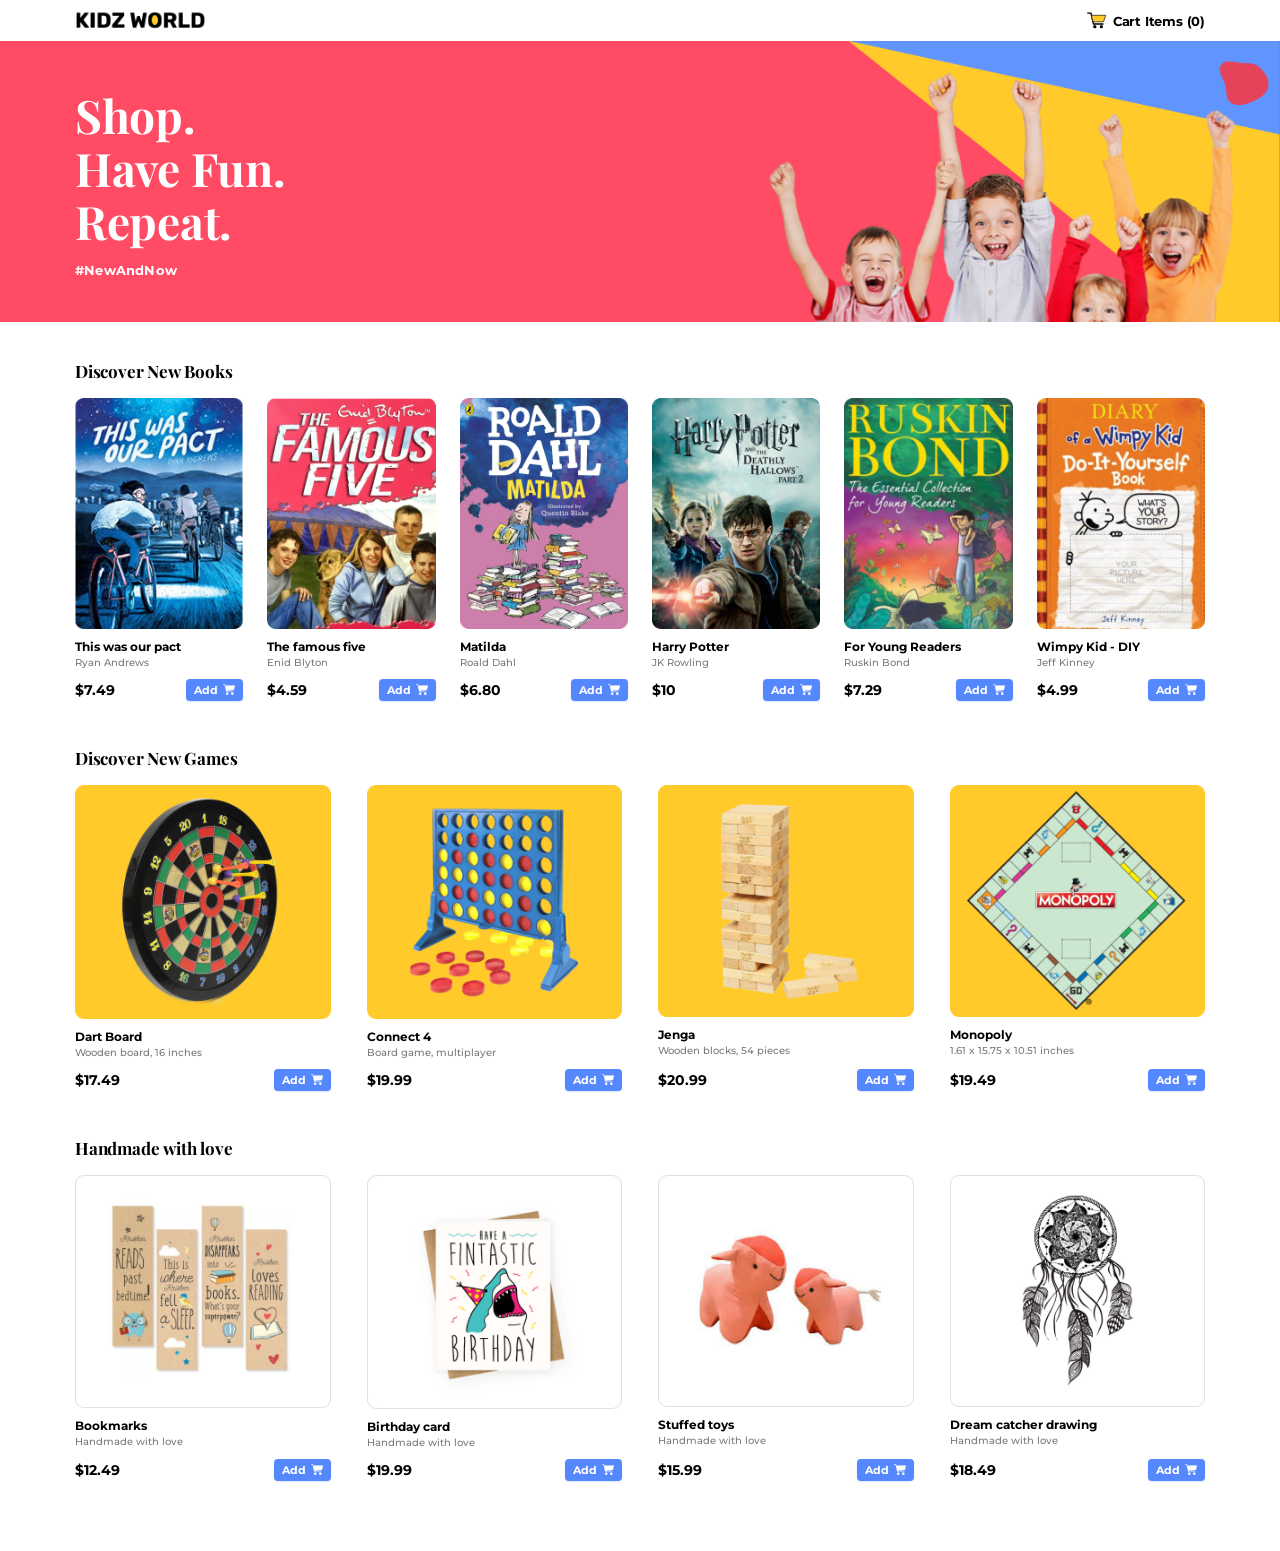
<file: kids website/assets/kids.html>
<!DOCTYPE html>
<html lang="en">
<head>
  <base href="../">
  <meta charset="UTF-8">
  <meta name="viewport" content="width=device-width, initial-scale=1.0">
  <title>Kidz World</title>
  <!-- Google Fonts: Playfair Display for serif headings, Montserrat for clean sans-serif text -->
  <link rel="preconnect" href="https://fonts.googleapis.com">
  <link rel="preconnect" href="https://fonts.gstatic.com" crossorigin>
  <link href="https://fonts.googleapis.com/css2?family=Playfair+Display:wght@600;700;800&family=Montserrat:wght@400;500;600;700&display=swap" rel="stylesheet">
  <style>
    * {
      box-sizing: border-box;
      margin: 0;
      padding: 0;
    }

    body {
      font-family: 'Montserrat', -apple-system, BlinkMacSystemFont, "Segoe UI", Roboto, Helvetica, Arial, sans-serif;
      background-color: #ffffff;
      color: #000000;
      -webkit-font-smoothing: antialiased;
      -moz-osx-font-smoothing: grayscale;
    }

    /* -------------------------------------------
       1. HEADER NAVIGATION
       ------------------------------------------- */
    header {
      width: 100%;
      background-color: #ffffff;
      position: sticky;
      top: 0;
      z-index: 100;
      box-shadow: 0 1px 3px rgba(0, 0, 0, 0.04);
    }

    .header-container {
      max-width: 1200px;
      margin: 0 auto;
      padding: 8px 35px;
      display: flex;
      justify-content: space-between;
      align-items: center;
    }

    .logo-link {
      display: flex;
      align-items: center;
      text-decoration: none;
    }

    .logo-img {
      height: 25px;
      width: auto;
      display: block;
    }

    .cart-wrapper {
      display: flex;
      align-items: center;
      gap: 6px;
      cursor: pointer;
      user-select: none;
      transition: opacity 0.2s;
    }

    .cart-wrapper:hover {
      opacity: 0.85;
    }

    .header-cart-icon {
      width: 20px;
      height: 18px;
      display: block;
    }

    .cart-label {
      font-size: 13px;
      font-weight: 700;
      color: #000000;
      letter-spacing: -0.2px;
    }

    /* -------------------------------------------
       2. HERO BANNER
       ------------------------------------------- */
    .hero-banner {
      width: 100%;
      background-color: #ff4765;
      background-image: url('assets/kw-background.png');
      background-repeat: no-repeat;
      background-position: right top;
      background-size: cover;
      position: relative;
    }

    .hero-container {
      max-width: 1200px;
      margin: 0 auto;
      padding: 48px 35px 44px 35px;
      display: flex;
      align-items: center;
    }

    .hero-text {
      max-width: 450px;
    }

    .hero-title {
      font-family: 'Playfair Display', Georgia, serif;
      font-size: clamp(2rem, 3.6vw, 3.2rem);
      font-weight: 700;
      color: #ffffff;
      line-height: 1.15;
      letter-spacing: -0.3px;
      margin-bottom: 14px;
    }

    .hero-tag {
      font-family: 'Montserrat', sans-serif;
      font-size: 13px;
      font-weight: 700;
      color: #ffffff;
      letter-spacing: 0.2px;
    }

    /* -------------------------------------------
       3. MAIN CONTENT CONTAINER
       ------------------------------------------- */
    main {
      max-width: 1200px;
      margin: 0 auto;
      padding: 38px 35px 70px 35px;
      display: flex;
      flex-direction: column;
      gap: 46px;
    }

    .section-title {
      font-family: 'Playfair Display', Georgia, serif;
      font-size: 17px;
      font-weight: 700;
      color: #000000;
      margin-bottom: 16px;
      letter-spacing: -0.2px;
    }

    /* -------------------------------------------
       4. PRODUCT GRIDS
       ------------------------------------------- */
    /* Books Grid: 6 columns */
    .grid-books {
      display: grid;
      grid-template-columns: repeat(6, 1fr);
      gap: 24px;
    }

    /* Games & Handmade Grids: 4 columns */
    .grid-four {
      display: grid;
      grid-template-columns: repeat(4, 1fr);
      gap: 36px;
    }

    /* -------------------------------------------
       5. PRODUCT CARD
       ------------------------------------------- */
    .product-card {
      display: flex;
      flex-direction: column;
      background: transparent;
      transition: transform 0.2s ease;
    }

    .product-card:hover {
      transform: translateY(-2px);
    }

    .card-thumb {
      width: 100%;
      border-radius: 6px;
      overflow: hidden;
      margin-bottom: 10px;
      background-color: transparent;
      display: flex;
      align-items: center;
      justify-content: center;
    }

    .card-thumb img {
      width: 100%;
      height: auto;
      display: block;
      object-fit: contain;
    }

    .card-body {
      display: flex;
      flex-direction: column;
      flex-grow: 1;
    }

    .product-title {
      font-size: 12px;
      font-weight: 700;
      color: #000000;
      margin-bottom: 3px;
      line-height: 1.25;
      white-space: nowrap;
      overflow: hidden;
      text-overflow: ellipsis;
    }

    .product-subtitle {
      font-size: 10px;
      font-weight: 500;
      color: #7b7b7b;
      margin-bottom: 10px;
      line-height: 1.2;
      white-space: nowrap;
      overflow: hidden;
      text-overflow: ellipsis;
    }

    .card-footer {
      display: flex;
      align-items: center;
      justify-content: space-between;
      margin-top: auto;
    }

    .product-price {
      font-size: 13.5px;
      font-weight: 700;
      color: #000000;
    }

    /* Add to Cart Button */
    .btn-add {
      display: inline-flex;
      align-items: center;
      justify-content: center;
      gap: 5px;
      background-color: #5587ff;
      color: #ffffff;
      border: none;
      outline: none;
      padding: 4px 8px;
      border-radius: 4px;
      font-family: 'Montserrat', sans-serif;
      font-size: 11px;
      font-weight: 700;
      cursor: pointer;
      transition: background-color 0.15s ease, transform 0.1s ease;
      box-shadow: 0 1px 2px rgba(85, 135, 255, 0.2);
    }

    .btn-add:hover {
      background-color: #4275f0;
    }

    .btn-add:active {
      transform: scale(0.96);
    }

    .btn-cart-icon {
      height: 11px;
      width: auto;
      display: block;
    }

    /* -------------------------------------------
       6. RESPONSIVE BREAKPOINTS
       ------------------------------------------- */
    @media (max-width: 992px) {
      .grid-books {
        grid-template-columns: repeat(3, 1fr);
        gap: 20px;
      }
      .grid-four {
        grid-template-columns: repeat(2, 1fr);
        gap: 24px;
      }
      .hero-container {
        padding: 40px 25px;
      }
      main {
        padding: 30px 25px 60px 25px;
        gap: 40px;
      }
    }

    @media (max-width: 600px) {
      .header-container {
        padding: 8px 15px;
      }
      .logo-img {
        height: 22px;
      }
      .cart-label {
        font-size: 12px;
      }
      .hero-container {
        padding: 32px 15px;
      }
      .hero-title {
        font-size: 1.8rem;
      }
      .hero-banner {
        background-position: 75% top;
      }
      main {
        padding: 25px 15px 50px 15px;
        gap: 32px;
      }
      .grid-books {
        grid-template-columns: repeat(2, 1fr);
        gap: 16px;
      }
      .grid-four {
        grid-template-columns: repeat(2, 1fr);
        gap: 16px;
      }
    }
  </style>
</head>
<body>

  <!-- ==================== HEADER ==================== -->
  <header>
    <div class="header-container">
      <a href="#" class="logo-link">
        <img src="assets/kw-logo.png" alt="Kidz World" class="logo-img">
      </a>
      <div class="cart-wrapper" id="cart-btn" title="View Cart">
        <!-- Exact Cart Icon with Yellow basket, black handle & black wheels -->
        <svg class="header-cart-icon" viewBox="0 0 36 33" fill="none" xmlns="http://www.w3.org/2000/svg">
          <!-- Black handle & chassis -->
          <path d="M1 2H7L11.5 22H29" stroke="#000000" stroke-width="2.5" stroke-linecap="round" stroke-linejoin="round"/>
          <!-- Yellow basket -->
          <polygon points="7.5,6 34,6 30,18 10.5,18" fill="#ffcb2a" stroke="#000000" stroke-width="1.2" stroke-linejoin="round"/>
          <!-- Black wheels -->
          <circle cx="14" cy="27" r="3" fill="#000000"/>
          <circle cx="26" cy="27" r="3" fill="#000000"/>
        </svg>
        <span class="cart-label">Cart Items (<span id="cart-count">0</span>)</span>
      </div>
    </div>
  </header>

  <!-- ==================== HERO BANNER ==================== -->
  <section class="hero-banner">
    <div class="hero-container">
      <div class="hero-text">
        <h1 class="hero-title">
          Shop.<br>
          Have Fun.<br>
          Repeat.
        </h1>
        <p class="hero-tag">#NewAndNow</p>
      </div>
    </div>
  </section>

  <!-- ==================== MAIN CONTENT ==================== -->
  <main>

    <!-- SECTION 1: BOOKS -->
    <section>
      <h2 class="section-title">Discover New Books</h2>
      <div class="grid-books">

        <!-- Book 1 -->
        <div class="product-card">
          <div class="card-thumb">
            <img src="assets/book1.png" alt="This was our pact">
          </div>
          <div class="card-body">
            <h3 class="product-title">This was our pact</h3>
            <p class="product-subtitle">Ryan Andrews</p>
            <div class="card-footer">
              <span class="product-price">$7.49</span>
              <button class="btn-add" data-title="This was our pact" data-price="7.49">
                Add <img src="assets/cart-icon-white.png" alt="" class="btn-cart-icon">
              </button>
            </div>
          </div>
        </div>

        <!-- Book 2 -->
        <div class="product-card">
          <div class="card-thumb">
            <img src="assets/book2.png" alt="The famous five">
          </div>
          <div class="card-body">
            <h3 class="product-title">The famous five</h3>
            <p class="product-subtitle">Enid Blyton</p>
            <div class="card-footer">
              <span class="product-price">$4.59</span>
              <button class="btn-add" data-title="The famous five" data-price="4.59">
                Add <img src="assets/cart-icon-white.png" alt="" class="btn-cart-icon">
              </button>
            </div>
          </div>
        </div>

        <!-- Book 3 -->
        <div class="product-card">
          <div class="card-thumb">
            <img src="assets/book3.png" alt="Matilda">
          </div>
          <div class="card-body">
            <h3 class="product-title">Matilda</h3>
            <p class="product-subtitle">Roald Dahl</p>
            <div class="card-footer">
              <span class="product-price">$6.80</span>
              <button class="btn-add" data-title="Matilda" data-price="6.80">
                Add <img src="assets/cart-icon-white.png" alt="" class="btn-cart-icon">
              </button>
            </div>
          </div>
        </div>

        <!-- Book 4 -->
        <div class="product-card">
          <div class="card-thumb">
            <img src="assets/book4.png" alt="Harry Potter">
          </div>
          <div class="card-body">
            <h3 class="product-title">Harry Potter</h3>
            <p class="product-subtitle">JK Rowling</p>
            <div class="card-footer">
              <span class="product-price">$10</span>
              <button class="btn-add" data-title="Harry Potter" data-price="10.00">
                Add <img src="assets/cart-icon-white.png" alt="" class="btn-cart-icon">
              </button>
            </div>
          </div>
        </div>

        <!-- Book 5 -->
        <div class="product-card">
          <div class="card-thumb">
            <img src="assets/book5.png" alt="For Young Readers">
          </div>
          <div class="card-body">
            <h3 class="product-title">For Young Readers</h3>
            <p class="product-subtitle">Ruskin Bond</p>
            <div class="card-footer">
              <span class="product-price">$7.29</span>
              <button class="btn-add" data-title="For Young Readers" data-price="7.29">
                Add <img src="assets/cart-icon-white.png" alt="" class="btn-cart-icon">
              </button>
            </div>
          </div>
        </div>

        <!-- Book 6 -->
        <div class="product-card">
          <div class="card-thumb">
            <img src="assets/book6.png" alt="Wimpy Kid - DIY">
          </div>
          <div class="card-body">
            <h3 class="product-title">Wimpy Kid - DIY</h3>
            <p class="product-subtitle">Jeff Kinney</p>
            <div class="card-footer">
              <span class="product-price">$4.99</span>
              <button class="btn-add" data-title="Wimpy Kid - DIY" data-price="4.99">
                Add <img src="assets/cart-icon-white.png" alt="" class="btn-cart-icon">
              </button>
            </div>
          </div>
        </div>

      </div>
    </section>

    <!-- SECTION 2: GAMES -->
    <section>
      <h2 class="section-title">Discover New Games</h2>
      <div class="grid-four">

        <!-- Game 1 -->
        <div class="product-card">
          <div class="card-thumb">
            <img src="assets/dart-board.png" alt="Dart Board">
          </div>
          <div class="card-body">
            <h3 class="product-title">Dart Board</h3>
            <p class="product-subtitle">Wooden board, 16 inches</p>
            <div class="card-footer">
              <span class="product-price">$17.49</span>
              <button class="btn-add" data-title="Dart Board" data-price="17.49">
                Add <img src="assets/cart-icon-white.png" alt="" class="btn-cart-icon">
              </button>
            </div>
          </div>
        </div>

        <!-- Game 2 -->
        <div class="product-card">
          <div class="card-thumb">
            <img src="assets/connect-four.png" alt="Connect 4">
          </div>
          <div class="card-body">
            <h3 class="product-title">Connect 4</h3>
            <p class="product-subtitle">Board game, multiplayer</p>
            <div class="card-footer">
              <span class="product-price">$19.99</span>
              <button class="btn-add" data-title="Connect 4" data-price="19.99">
                Add <img src="assets/cart-icon-white.png" alt="" class="btn-cart-icon">
              </button>
            </div>
          </div>
        </div>

        <!-- Game 3 -->
        <div class="product-card">
          <div class="card-thumb">
            <img src="assets/jenga.png" alt="Jenga">
          </div>
          <div class="card-body">
            <h3 class="product-title">Jenga</h3>
            <p class="product-subtitle">Wooden blocks, 54 pieces</p>
            <div class="card-footer">
              <span class="product-price">$20.99</span>
              <button class="btn-add" data-title="Jenga" data-price="20.99">
                Add <img src="assets/cart-icon-white.png" alt="" class="btn-cart-icon">
              </button>
            </div>
          </div>
        </div>

        <!-- Game 4 -->
        <div class="product-card">
          <div class="card-thumb">
            <img src="assets/monopoly.png" alt="Monopoly">
          </div>
          <div class="card-body">
            <h3 class="product-title">Monopoly</h3>
            <p class="product-subtitle">1.61 x 15.75 x 10.51 inches</p>
            <div class="card-footer">
              <span class="product-price">$19.49</span>
              <button class="btn-add" data-title="Monopoly" data-price="19.49">
                Add <img src="assets/cart-icon-white.png" alt="" class="btn-cart-icon">
              </button>
            </div>
          </div>
        </div>

      </div>
    </section>

    <!-- SECTION 3: HANDMADE -->
    <section>
      <h2 class="section-title">Handmade with love</h2>
      <div class="grid-four">

        <!-- Handmade 1 -->
        <div class="product-card">
          <div class="card-thumb">
            <img src="assets/bookmarks.png" alt="Bookmarks">
          </div>
          <div class="card-body">
            <h3 class="product-title">Bookmarks</h3>
            <p class="product-subtitle">Handmade with love</p>
            <div class="card-footer">
              <span class="product-price">$12.49</span>
              <button class="btn-add" data-title="Bookmarks" data-price="12.49">
                Add <img src="assets/cart-icon-white.png" alt="" class="btn-cart-icon">
              </button>
            </div>
          </div>
        </div>

        <!-- Handmade 2 -->
        <div class="product-card">
          <div class="card-thumb">
            <img src="assets/birthday-card.png" alt="Birthday card">
          </div>
          <div class="card-body">
            <h3 class="product-title">Birthday card</h3>
            <p class="product-subtitle">Handmade with love</p>
            <div class="card-footer">
              <span class="product-price">$19.99</span>
              <button class="btn-add" data-title="Birthday card" data-price="19.99">
                Add <img src="assets/cart-icon-white.png" alt="" class="btn-cart-icon">
              </button>
            </div>
          </div>
        </div>

        <!-- Handmade 3 -->
        <div class="product-card">
          <div class="card-thumb">
            <img src="assets/stuffed-toy.png" alt="Stuffed toys">
          </div>
          <div class="card-body">
            <h3 class="product-title">Stuffed toys</h3>
            <p class="product-subtitle">Handmade with love</p>
            <div class="card-footer">
              <span class="product-price">$15.99</span>
              <button class="btn-add" data-title="Stuffed toys" data-price="15.99">
                Add <img src="assets/cart-icon-white.png" alt="" class="btn-cart-icon">
              </button>
            </div>
          </div>
        </div>

        <!-- Handmade 4 -->
        <div class="product-card">
          <div class="card-thumb">
            <img src="assets/dream-catcher.png" alt="Dream catcher drawing">
          </div>
          <div class="card-body">
            <h3 class="product-title">Dream catcher drawing</h3>
            <p class="product-subtitle">Handmade with love</p>
            <div class="card-footer">
              <span class="product-price">$18.49</span>
              <button class="btn-add" data-title="Dream catcher drawing" data-price="18.49">
                Add <img src="assets/cart-icon-white.png" alt="" class="btn-cart-icon">
              </button>
            </div>
          </div>
        </div>

      </div>
    </section>

  </main>

  <!-- ==================== JAVASCRIPT ==================== -->
  <script>
    let cartCount = 0;
    const cartCountEl = document.getElementById('cart-count');
    const addButtons = document.querySelectorAll('.btn-add');

    addButtons.forEach(button => {
      button.addEventListener('click', () => {
        cartCount++;
        cartCountEl.textContent = cartCount;

        // Subtle click feedback animation
        const originalBg = button.style.backgroundColor;
        button.style.backgroundColor = '#38b000';
        setTimeout(() => {
          button.style.backgroundColor = originalBg || '#5587ff';
        }, 300);
      });
    });
  </script>
</body>
</html>
</file>
<file: netflix clone/style.css>
* {
  margin: 0;
  padding: 0;
  box-sizing: border-box;
}

body {
  background: #141414;
  color: #fff;
  font-family: "Helvetica Neue", Helvetica, Arial, sans-serif;
  overflow-x: hidden;
  min-width: 1440px;
}

a {
  color: inherit;
  text-decoration: none;
}

img {
  display: block;
}

/* ================= HEADER ================= */
.header {
  position: absolute;
  top: 0;
  left: 0;
  width: 100%;
  height: 64px;
  padding: 0 40px 0 54px;
  display: flex;
  align-items: center;
  justify-content: space-between;
  z-index: 10;
  background: linear-gradient(to bottom, rgba(0, 0, 0, 0.45), transparent);
}

.header-left {
  display: flex;
  align-items: center;
}

.logo {
  width: 92px;
  height: auto;
  margin-right: 26px;
}

.nav {
  display: flex;
  gap: 17px;
}

.nav a {
  font-size: 14px;
  color: #e5e5e5;
  transition: color 0.2s;
}

.nav a.active {
  font-weight: 700;
  color: #fff;
}

.nav a:hover {
  color: #b3b3b3;
}

.header-right {
  display: flex;
  align-items: center;
  gap: 18px;
}

.header-right > img {
  width: 22px;
  height: 22px;
  cursor: pointer;
}

.profile {
  display: flex;
  align-items: center;
  gap: 10px;
  margin-left: 4px;
  cursor: pointer;
}

.profile img:first-child {
  width: 32px;
  height: 32px;
  border-radius: 4px;
}

.profile img:last-child {
  width: 18px;
  height: 18px;
  transition: transform 0.2s;
}

.profile:hover img:last-child {
  transform: rotate(180deg);
}

/* ================= HERO ================= */
.hero {
  position: relative;
  height: 810px;
  background: url("Title-Image.png") center top / cover no-repeat;
}

/* bottom fade into page background */
.hero::after {
  content: "";
  position: absolute;
  left: 0;
  right: 0;
  bottom: 0;
  height: 230px;
  background: linear-gradient(to bottom, rgba(20, 20, 20, 0) 0%, rgba(20, 20, 20, 0.75) 60%, #141414 100%);
}

/* left side shade so the title reads well */
.hero::before {
  content: "";
  position: absolute;
  inset: 0;
  background: linear-gradient(to right, rgba(0, 0, 0, 0.35) 0%, rgba(0, 0, 0, 0) 40%);
}

.hero-content {
  position: absolute;
  left: 64px;
  top: 393px;
  z-index: 2;
}

.hero-type {
  display: flex;
  align-items: center;
  gap: 12px;
}

.hero-type img {
  width: 17px;
  height: 30px;
}

.hero-type span {
  font-size: 15px;
  font-weight: 700;
  letter-spacing: 5px;
  color: #ddd;
}

.hero-title {
  font-size: 146px;
  font-weight: 700;
  line-height: 1;
  letter-spacing: -8px;
  margin: 6px 0 18px -6px;
  font-family: Arial, "Helvetica Neue", Helvetica, sans-serif;
  text-shadow: 0 2px 8px rgba(0, 0, 0, 0.25);
}

.hero-buttons {
  display: flex;
  gap: 16px;
}

.btn {
  display: flex;
  align-items: center;
  gap: 8px;
  height: 38px;
  padding: 0 15px 0 18px;
  border-radius: 2px;
  font-size: 14px;
  font-weight: 700;
  transition: opacity 0.2s, background 0.2s;
}

.btn img {
  width: 18px;
  height: 18px;
}

.btn-play {
  background: #fff;
  color: #000;
}

/* Play.png is white – invert so it shows on the white button */
.btn-play img {
  filter: brightness(0);
  width: 14px;
  height: 14px;
}

.btn-play:hover {
  opacity: 0.8;
}

.btn-info {
  background: rgba(109, 109, 110, 0.7);
  color: #fff;
  padding: 0 16px 0 18px;
}

.btn-info:hover {
  background: rgba(109, 109, 110, 0.45);
}

.hero-add {
  position: absolute;
  right: 12px;
  top: 655px;
  width: 24px;
  height: 24px;
  z-index: 2;
  cursor: pointer;
}

/* ================= ROWS ================= */
.rows {
  position: relative;
  z-index: 3;
  margin-top: -110px; /* first row overlaps the hero fade */
}

.row {
  padding-left: 65px;
  margin-bottom: 61px;
}

.row-title {
  display: flex;
  align-items: center;
  gap: 6px;
  font-size: 20px;
  font-weight: 700;
  color: #e5e5e5;
  margin-bottom: 19px;
  cursor: pointer;
}

.row-title img {
  width: 22px;
  height: 22px;
  transition: transform 0.2s;
}

.row-title:hover img {
  transform: translateX(4px);
}

.row-items {
  display: flex;
  gap: 16px;
  overflow: hidden;
}

.row-items > img {
  width: 260px;
  height: 146px;
  flex-shrink: 0;
  border-radius: 2px;
  cursor: pointer;
  transition: transform 0.3s;
}

.row-items > img:hover {
  transform: scale(1.05);
}

/* ---- Top 10 ---- */
.top10 {
  gap: 0;
  margin-top: 0;
}

.rank-item {
  display: flex;
  flex-shrink: 0;
  height: 185px;
  cursor: pointer;
}

.rank-item .rank {
  height: 185px;
  width: auto;
}

.rank-item .poster {
  width: 132px;
  height: 185px;
  margin-left: -2px;
  border-radius: 2px;
  transition: transform 0.3s;
}

.rank-item:hover .poster {
  transform: scale(1.05);
}

/* ================= FOOTER ================= */
.footer {
  width: 1100px;
  margin: 66px 0 0 315px;
  padding-bottom: 50px;
}

.socials {
  display: flex;
  gap: 20px;
  margin-bottom: 26px;
}

.socials img {
  width: 24px;
  height: 24px;
}

.footer-links {
  list-style: none;
  display: grid;
  grid-template-columns: 287px 248px 243px 240px;
  row-gap: 14px;
  margin-bottom: 24px;
}

.footer-links a {
  font-size: 13px;
  color: #808080;
}

.footer-links a:hover {
  text-decoration: underline;
}

.service-code {
  display: inline-block;
  border: 1px solid #808080;
  color: #808080;
  font-size: 13px;
  padding: 10px 14px;
  margin-bottom: 18px;
}

.service-code:hover {
  color: #fff;
}

.copyright {
  font-size: 11px;
  color: #808080;
}
</file>
